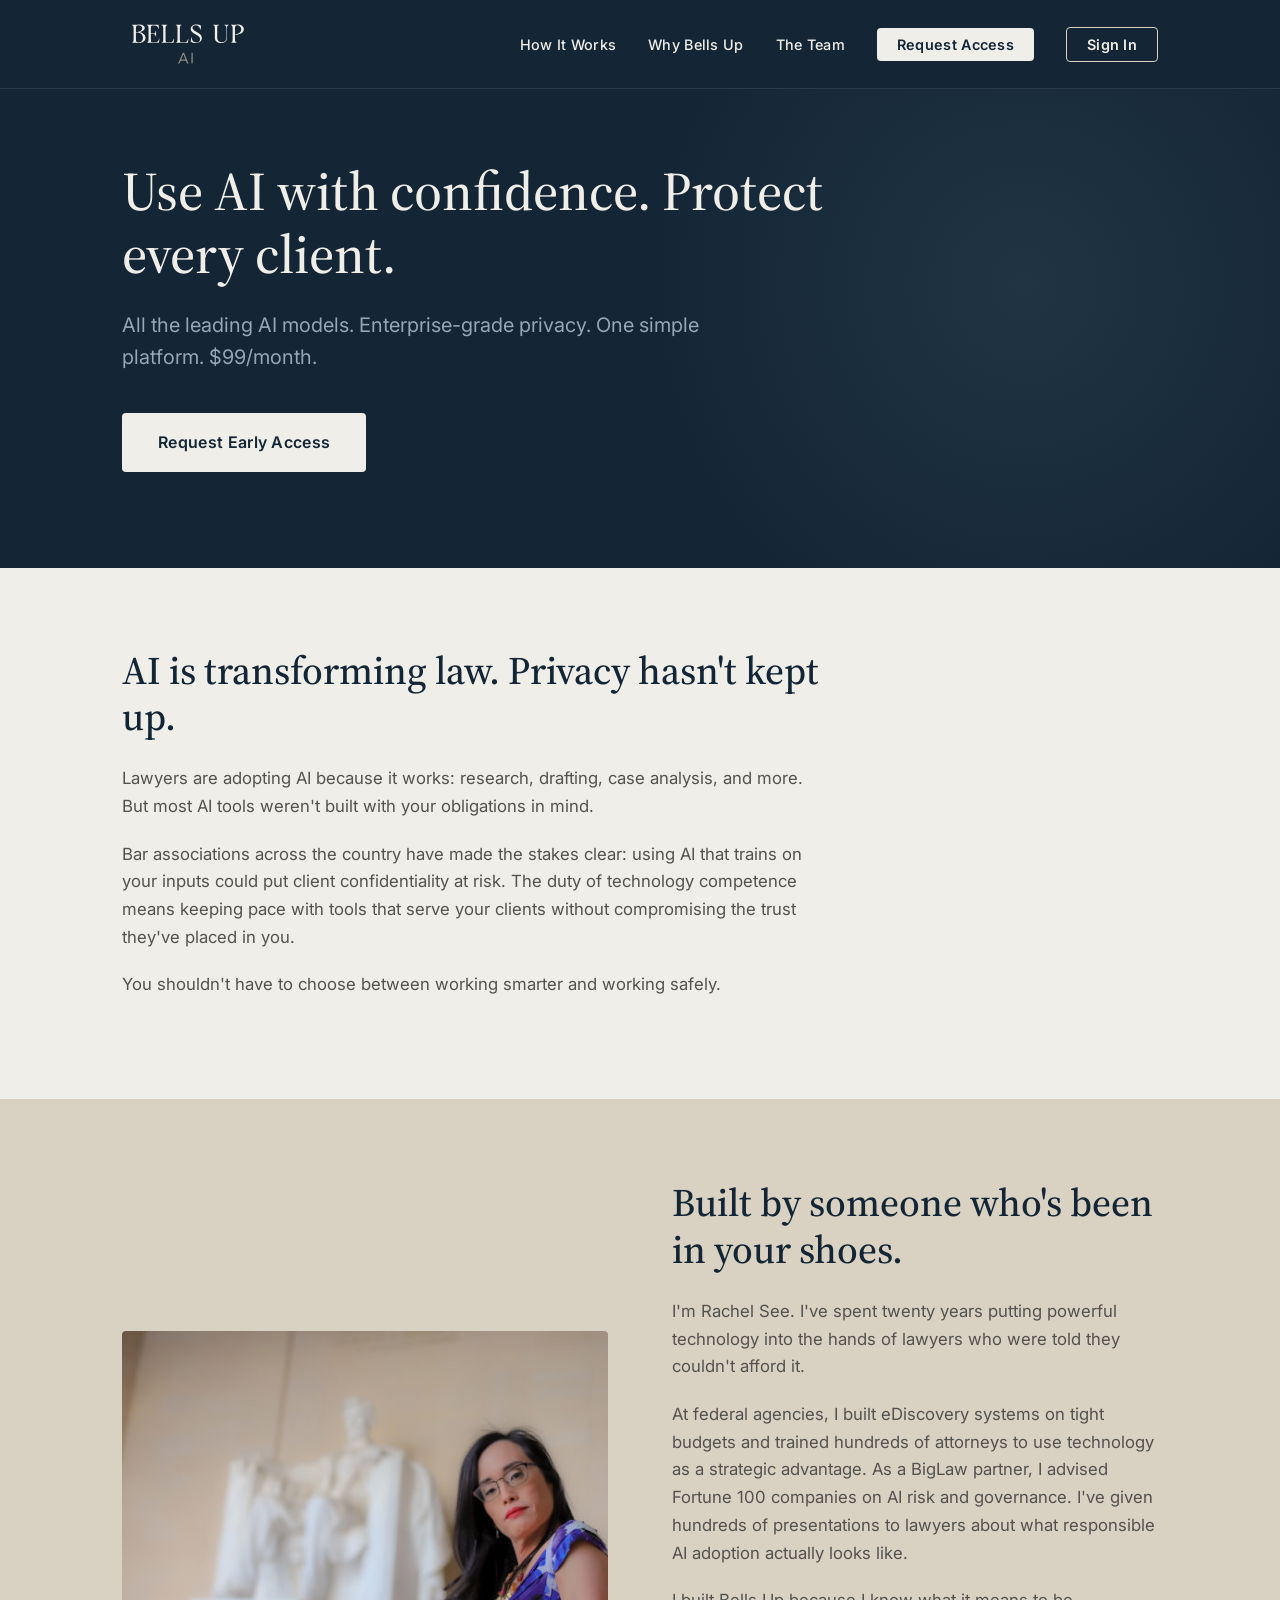
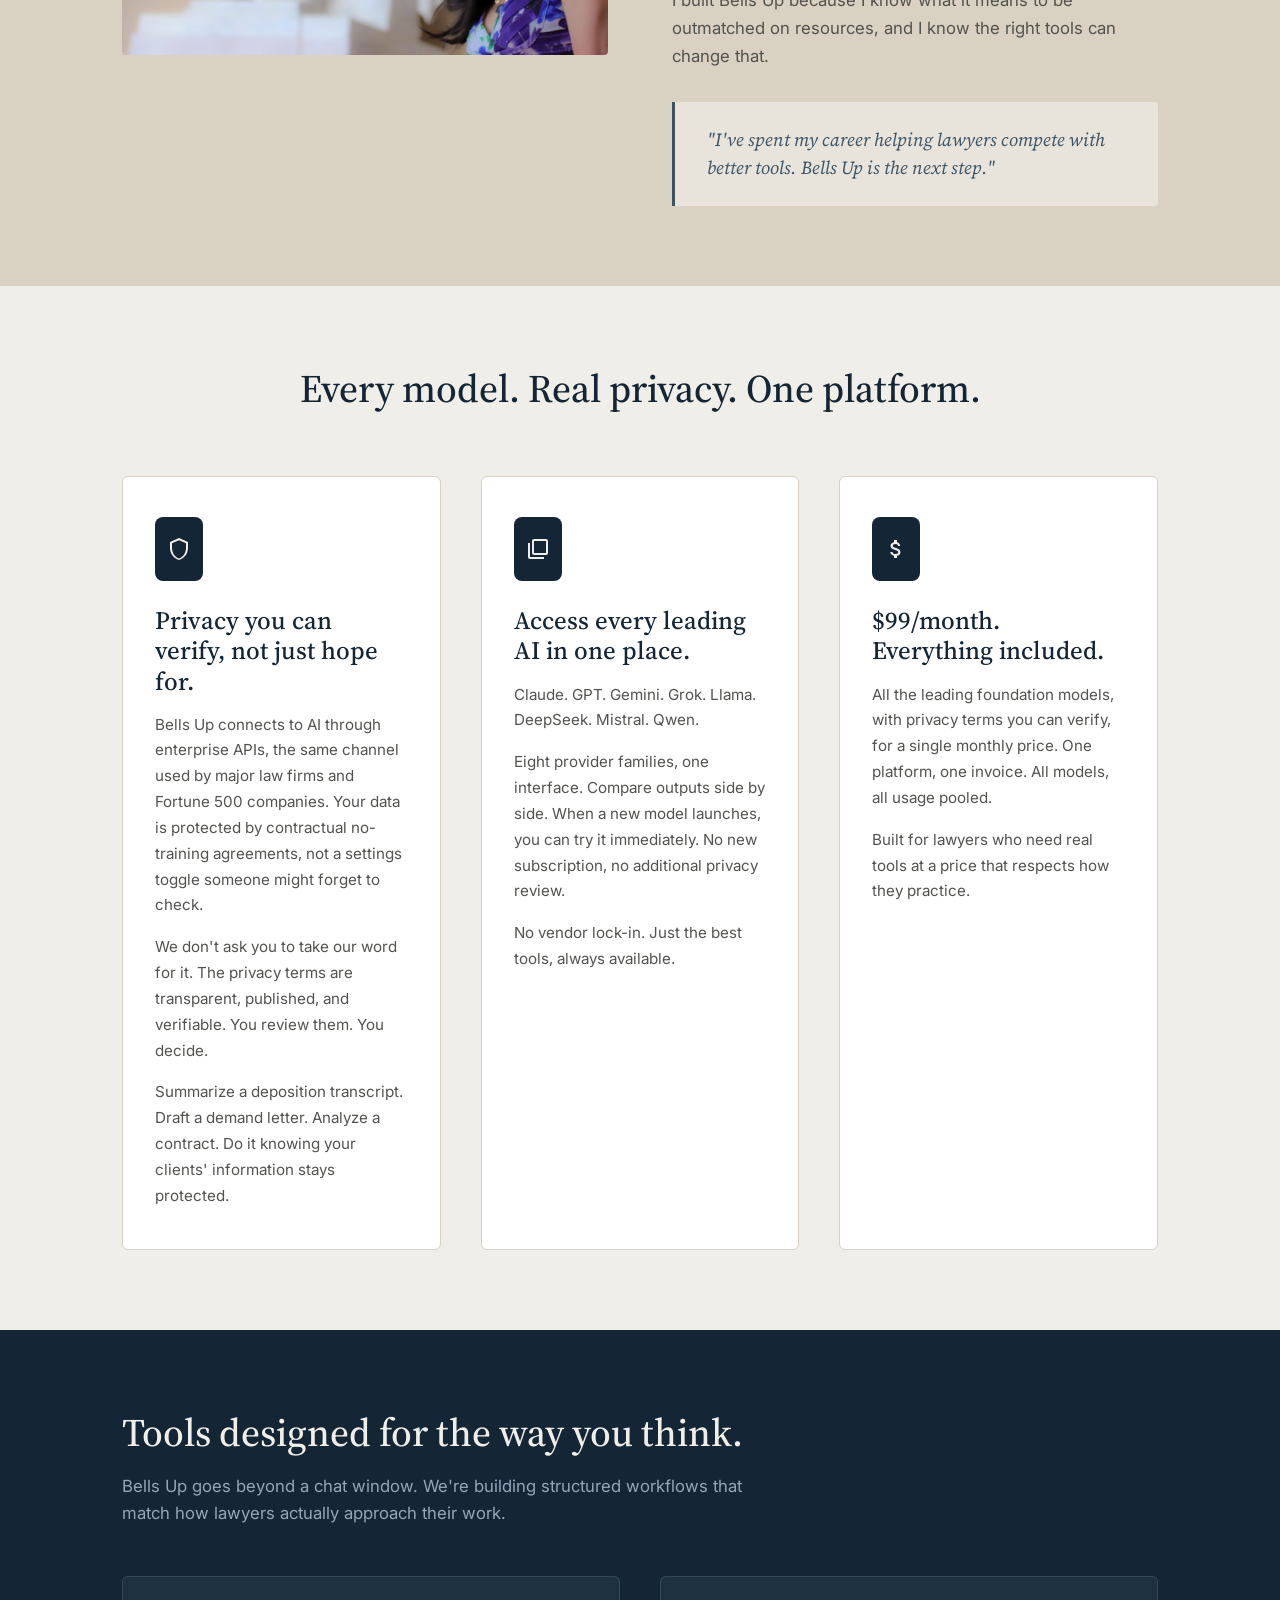
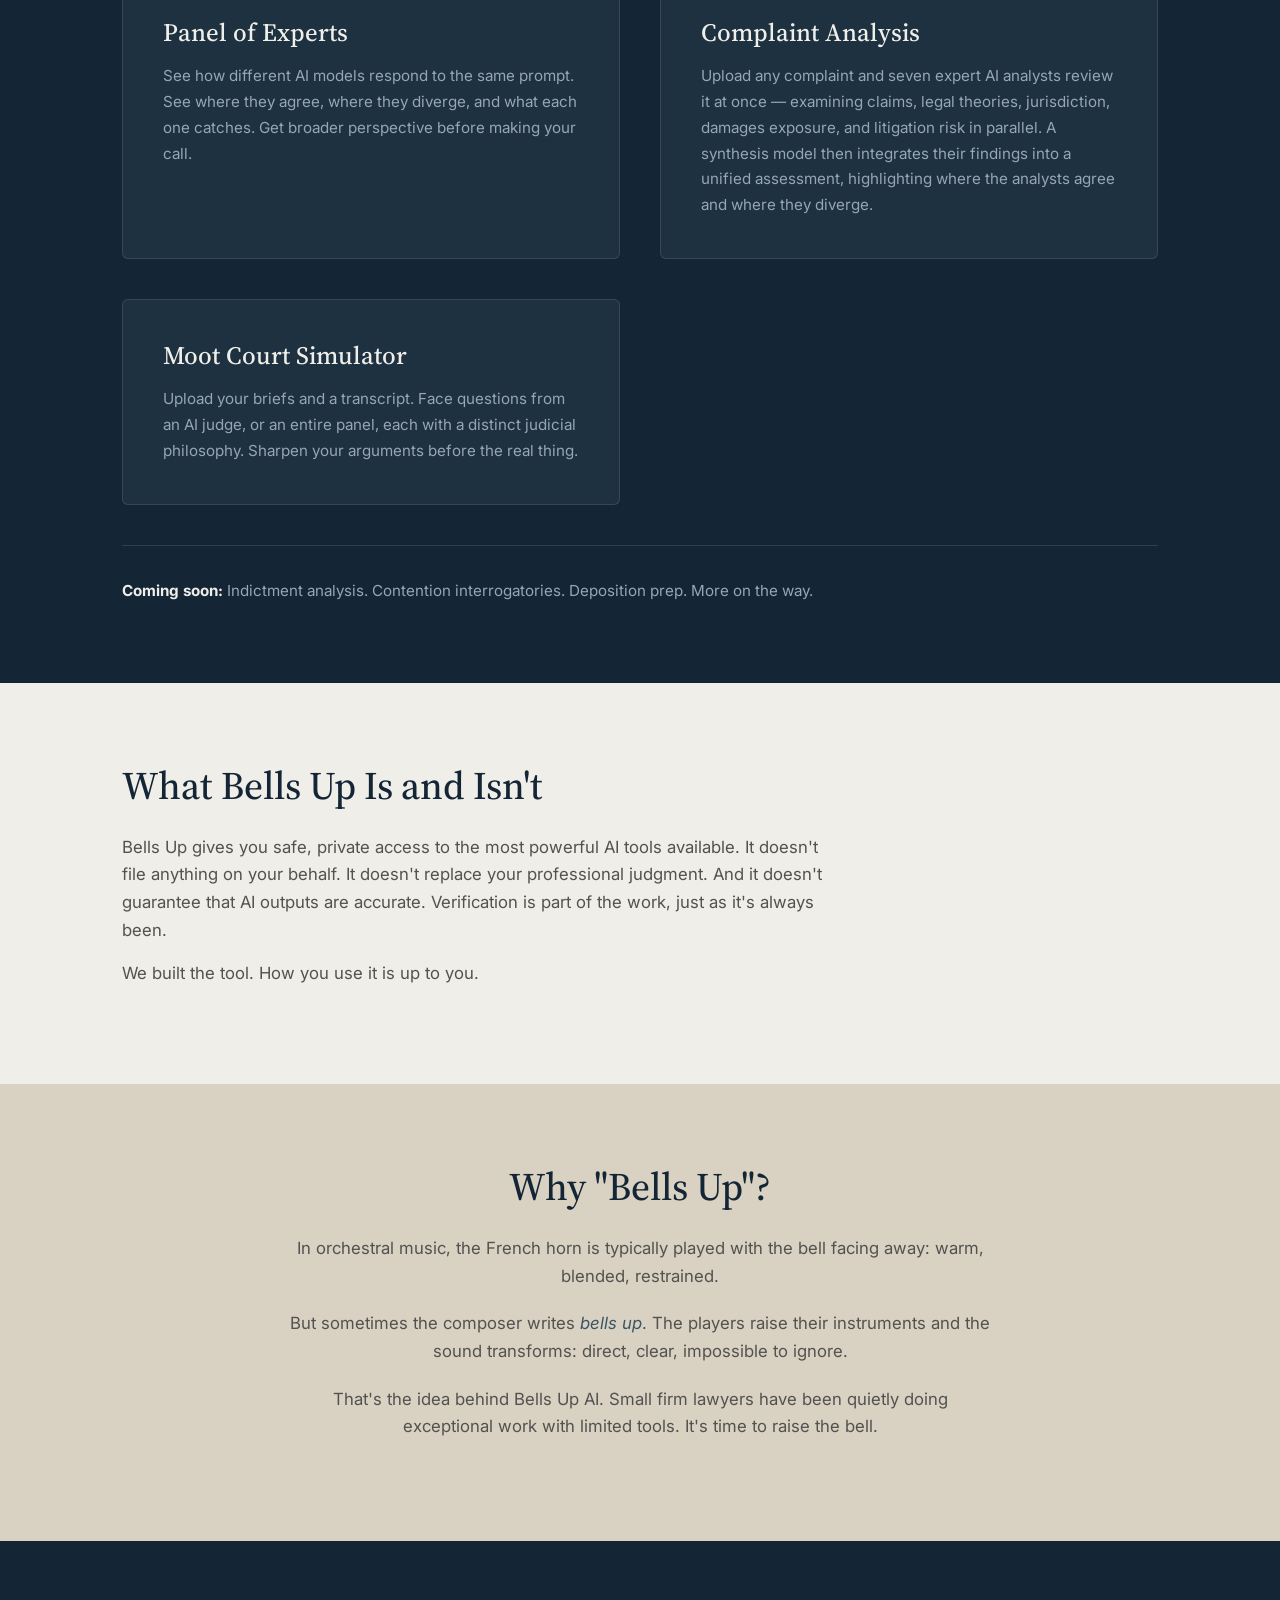
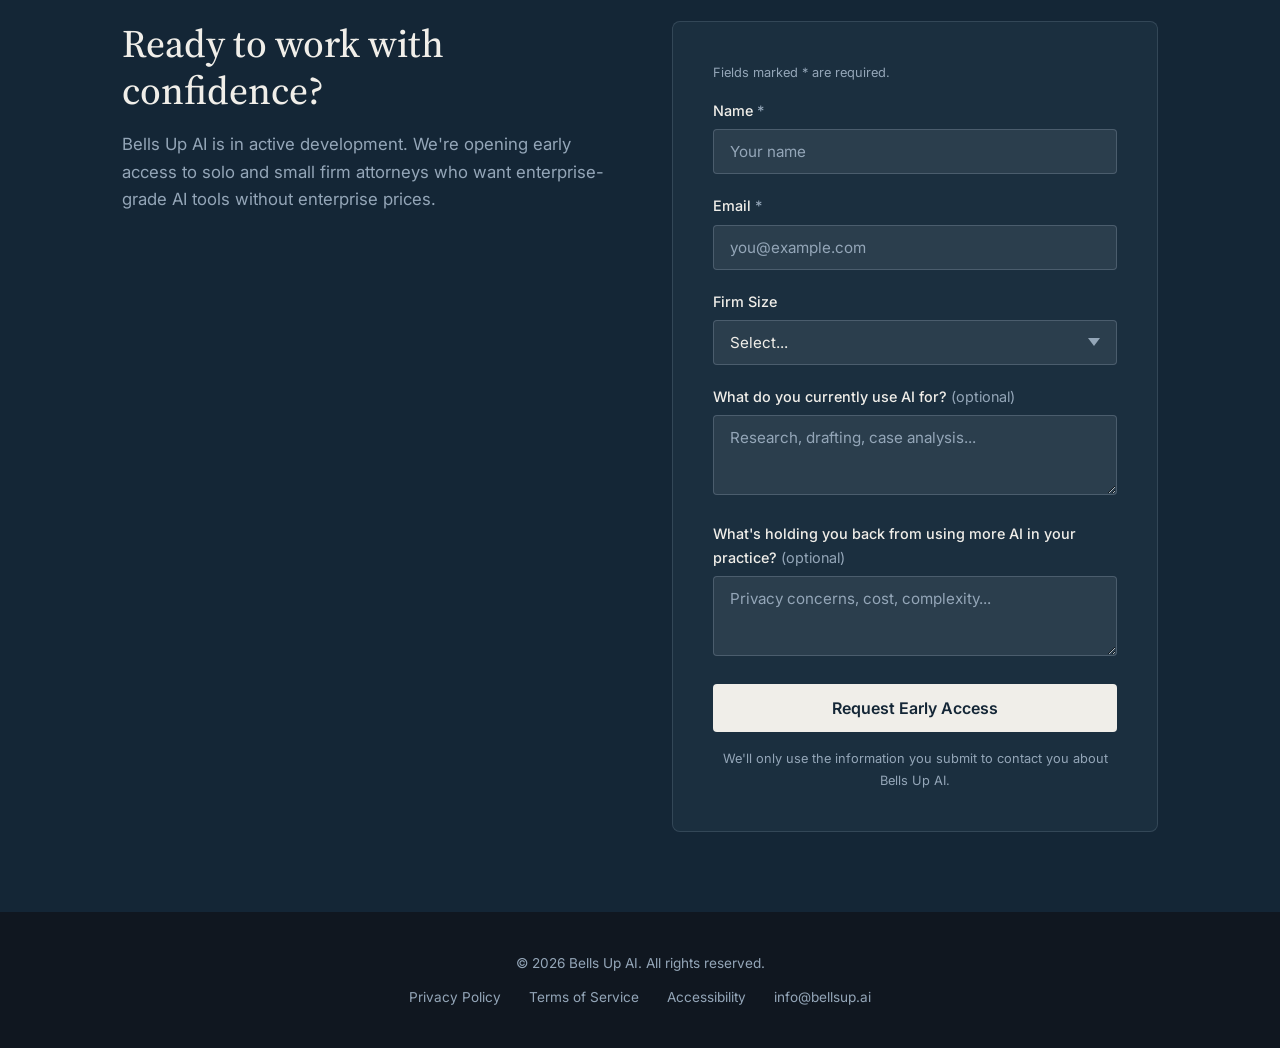
<file: default/index.html>
<!DOCTYPE html>
<html lang="en">
<head>
<meta charset="UTF-8">
<meta name="viewport" content="width=device-width, initial-scale=1.0">
<title>Bells Up AI — Enterprise AI Privacy for Solo & Small Firm Lawyers</title>
  <link rel="canonical" href="index.html">
<meta name="description" content="Access Claude, GPT, Gemini, and 5 more AI models with enterprise-grade privacy. Built for solo and small firm lawyers. $99/month, everything included.">
<link rel="preconnect" href="https://fonts.googleapis.com">
<link rel="preconnect" href="https://fonts.gstatic.com" crossorigin>
<link href="https://fonts.googleapis.com/css2?family=Inter:wght@400;500;600&family=Source+Serif+4:opsz,wght@8..60,400;8..60,500;8..60,600&display=swap" rel="stylesheet">
<style>
/* ============================================
   Brand Palette
   ============================================ */
:root {
  --brand-navy:       #142636;
  --brand-slate:      #3B5466;
  --brand-dust:       #94A6B8;
  --brand-tan:        #D9D1C2;
  --brand-cloud:      #F0EEE9;
  --brand-graphite:   #52524F;
  --brand-dark-brown: #292624;
  --brand-charcoal:   #101720;
  --brand-ai-gray:    #918D84;

  --font-heading: 'Source Serif 4', Georgia, 'Times New Roman', serif;
  --font-body: 'Inter', -apple-system, BlinkMacSystemFont, sans-serif;
}

/* ============================================
   Reset & Base
   ============================================ */
*, *::before, *::after {
  box-sizing: border-box;
  margin: 0;
  padding: 0;
}

html {
  font-size: 16px;
  scroll-behavior: smooth;
}

body {
  font-family: var(--font-body);
  font-weight: 400;
  color: var(--brand-dark-brown);
  background: var(--brand-cloud);
  line-height: 1.65;
  -webkit-font-smoothing: antialiased;
}

h1, h2, h3, h4, h5, h6 {
  font-family: var(--font-heading);
  font-weight: 500;
  line-height: 1.2;
  color: var(--brand-navy);
}

h1 { font-size: 3.052rem; }
h2 { font-size: 2.441rem; }
h3 { font-size: 1.563rem; }

@media (max-width: 768px) {
  h1 { font-size: 2.2rem; }
  h2 { font-size: 1.8rem; }
  h3 { font-size: 1.35rem; }
}

a {
  color: var(--brand-slate);
  text-decoration: none;
}

a:hover {
  color: var(--brand-navy);
}

img {
  max-width: 100%;
  height: auto;
}

/* ============================================
   Layout
   ============================================ */
.container {
  max-width: 1100px;
  margin: 0 auto;
  padding: 0 2rem;
}

.section {
  padding: 5rem 0;
}

.section--navy {
  background: var(--brand-navy);
  color: var(--brand-cloud);
}

.section--navy h2,
.section--navy h3 {
  color: var(--brand-cloud);
}

.section--tan {
  background: var(--brand-tan);
}

.section--charcoal {
  background: var(--brand-charcoal);
  color: var(--brand-cloud);
}

.section--charcoal h2,
.section--charcoal h3 {
  color: var(--brand-cloud);
}

/* ============================================
   Navigation
   ============================================ */
.nav {
  position: fixed;
  top: 0;
  left: 0;
  right: 0;
  z-index: 100;
  background: var(--brand-navy);
  border-bottom: 1px solid rgba(240, 238, 233, 0.1);
}

.nav__inner {
  display: flex;
  align-items: center;
  justify-content: space-between;
  max-width: 1100px;
  margin: 0 auto;
  padding: 1rem 2rem;
}

.nav__logo {
  display: flex;
  align-items: center;
}

.nav__logo svg {
  height: 64px;
  width: auto;
  display: block;
}

.nav__links {
  display: flex;
  gap: 2rem;
  list-style: none;
}

.nav__links a {
  color: var(--brand-cloud);
  font-size: 0.9rem;
  font-weight: 500;
  letter-spacing: 0.02em;
  transition: color 0.2s;
}

.nav__links a:hover {
  color: var(--brand-tan);
}

.nav__cta {
  background: var(--brand-cloud);
  color: var(--brand-navy) !important;
  padding: 0.5rem 1.25rem;
  border-radius: 4px;
  font-weight: 600 !important;
  transition: background 0.2s, transform 0.1s;
}

.nav__cta:hover {
  background: var(--brand-tan) !important;
  color: var(--brand-navy) !important;
  transform: translateY(-1px);
}

.nav__toggle {
  display: none;
  background: none;
  border: none;
  cursor: pointer;
  padding: 0.5rem;
}

.nav__toggle span {
  display: block;
  width: 24px;
  height: 2px;
  background: var(--brand-cloud);
  margin: 5px 0;
  transition: 0.3s;
}

@media (max-width: 768px) {
  .nav__toggle { display: block; }
  .nav__links {
    display: none;
    position: absolute;
    top: 100%;
    left: 0;
    right: 0;
    flex-direction: column;
    background: var(--brand-navy);
    padding: 1rem 2rem 2rem;
    gap: 1rem;
    border-bottom: 1px solid rgba(240,238,233,0.1);
  }
  .nav__links.active { display: flex; }
}

/* ============================================
   Hero
   ============================================ */
.hero {
  position: relative;
  background: var(--brand-navy);
  color: var(--brand-cloud);
  padding: 10rem 0 6rem;
  overflow: hidden;
}

.hero::before {
  content: '';
  position: absolute;
  top: -20%;
  right: -10%;
  width: 60%;
  height: 140%;
  background: radial-gradient(ellipse at center, rgba(59, 84, 102, 0.3) 0%, transparent 70%);
  pointer-events: none;
}

.hero__content {
  position: relative;
  max-width: 750px;
}

.hero h1 {
  color: var(--brand-cloud);
  margin-bottom: 1.5rem;
  font-size: 3.4rem;
  line-height: 1.15;
}

.hero__sub {
  font-size: 1.25rem;
  color: var(--brand-dust);
  margin-bottom: 2.5rem;
  line-height: 1.6;
  max-width: 600px;
}

.btn {
  display: inline-block;
  padding: 1rem 2.25rem;
  border-radius: 4px;
  font-family: var(--font-body);
  font-weight: 600;
  font-size: 1rem;
  letter-spacing: 0.02em;
  cursor: pointer;
  border: none;
  transition: background 0.2s, transform 0.1s, box-shadow 0.2s;
}

.btn:hover {
  transform: translateY(-1px);
  box-shadow: 0 4px 12px rgba(0,0,0,0.15);
}

.btn--primary {
  background: var(--brand-cloud);
  color: var(--brand-navy);
}

.btn--primary:hover {
  background: var(--brand-tan);
  color: var(--brand-navy);
}

.btn--outline {
  background: transparent;
  color: var(--brand-cloud);
  border: 2px solid var(--brand-cloud);
}

.btn--outline:hover {
  background: var(--brand-cloud);
  color: var(--brand-navy);
}

@media (max-width: 768px) {
  .hero {
    padding: 8rem 0 4rem;
  }
  .hero h1 {
    font-size: 2.4rem;
  }
  .hero__sub {
    font-size: 1.1rem;
  }
}

/* ============================================
   Problem Section
   ============================================ */
.problem {
  background: var(--brand-cloud);
}

.problem__content {
  max-width: 700px;
}

.problem__content h2 {
  margin-bottom: 1.5rem;
}

.problem__content p {
  color: var(--brand-graphite);
  font-size: 1.05rem;
  margin-bottom: 1.25rem;
}

/* ============================================
   Founder Section
   ============================================ */
.founder {
  background: var(--brand-tan);
}

.founder__grid {
  display: grid;
  grid-template-columns: 1fr 1fr;
  gap: 4rem;
  align-items: center;
}

.founder__photo {
  aspect-ratio: 3/2;
  background: var(--brand-dust);
  border-radius: 4px;
  display: flex;
  align-items: center;
  justify-content: center;
  color: var(--brand-slate);
  font-size: 0.9rem;
  font-style: italic;
  overflow: hidden;
}

.founder__photo img {
  width: 100%;
  height: 100%;
  object-fit: cover;
}

.founder__text h2 {
  margin-bottom: 1.5rem;
}

.founder__text p {
  color: var(--brand-graphite);
  font-size: 1.05rem;
  margin-bottom: 1.25rem;
}

.founder__quote {
  margin-top: 2rem;
  padding: 1.5rem 2rem;
  background: rgba(255,255,255,0.4);
  border-left: 3px solid var(--brand-slate);
  border-radius: 0 4px 4px 0;
  font-family: var(--font-heading);
  font-size: 1.15rem;
  font-style: italic;
  color: var(--brand-slate);
  line-height: 1.5;
}

@media (max-width: 768px) {
  .founder__grid {
    grid-template-columns: 1fr;
    gap: 2rem;
  }
  .founder__photo {
    max-height: 300px;
  }
}

/* ============================================
   Solution Section (Three Pillars)
   ============================================ */
.solution__headline {
  text-align: center;
  margin-bottom: 4rem;
}

.pillars {
  display: grid;
  grid-template-columns: repeat(3, 1fr);
  gap: 2.5rem;
}

.pillar {
  background: white;
  border-radius: 6px;
  padding: 2.5rem 2rem;
  border: 1px solid var(--brand-tan);
  transition: transform 0.2s, box-shadow 0.2s;
}

.pillar:hover {
  transform: translateY(-3px);
  box-shadow: 0 8px 24px rgba(20, 38, 54, 0.08);
}

.pillar__icon {
  width: 48px;
  height: 64px;
  background: var(--brand-navy);
  border-radius: 8px;
  display: flex;
  align-items: center;
  justify-content: center;
  margin-bottom: 1.5rem;
}

.pillar__icon svg {
  width: 24px;
  height: 24px;
  fill: var(--brand-cloud);
}

.pillar h3 {
  margin-bottom: 1rem;
}

.pillar p {
  color: var(--brand-graphite);
  font-size: 0.95rem;
  line-height: 1.7;
}

@media (max-width: 768px) {
  .pillars {
    grid-template-columns: 1fr;
    gap: 1.5rem;
  }
}

/* ============================================
   Tools Section
   ============================================ */
.tools {
  background: var(--brand-navy);
  color: var(--brand-cloud);
}

.tools__intro {
  max-width: 650px;
  margin-bottom: 3rem;
}

.tools__intro h2 {
  color: var(--brand-cloud);
  margin-bottom: 1rem;
}

.tools__intro p {
  color: var(--brand-dust);
  font-size: 1.05rem;
}

.tools__grid {
  display: grid;
  grid-template-columns: 1fr 1fr;
  gap: 2.5rem;
}

.tool-card {
  background: rgba(59, 84, 102, 0.25);
  border: 1px solid rgba(148, 166, 184, 0.2);
  border-radius: 6px;
  padding: 2.5rem;
  transition: background 0.2s;
}

.tool-card:hover {
  background: rgba(59, 84, 102, 0.35);
}

.tool-card h3 {
  color: var(--brand-cloud);
  margin-bottom: 1rem;
  font-size: 1.563rem;
}

.tool-card p {
  color: var(--brand-dust);
  font-size: 0.95rem;
  line-height: 1.7;
}

.tools__coming-soon {
  margin-top: 2.5rem;
  padding-top: 2rem;
  border-top: 1px solid rgba(148, 166, 184, 0.2);
  color: var(--brand-dust);
  font-size: 0.95rem;
}

.tools__coming-soon strong {
  color: var(--brand-cloud);
}

@media (max-width: 768px) {
  .tools__grid {
    grid-template-columns: 1fr;
  }
}

/* ============================================
   Responsible Use
   ============================================ */
.responsible {
  background: var(--brand-cloud);
}

.responsible__content {
  max-width: 700px;
}

.responsible__content h2 {
  margin-bottom: 1.5rem;
}

.responsible__content p {
  color: var(--brand-graphite);
  font-size: 1.05rem;
  margin-bottom: 1rem;
}

/* ============================================
   Brand Origin
   ============================================ */
.origin {
  background: var(--brand-tan);
}

.origin__content {
  max-width: 700px;
  margin: 0 auto;
  text-align: center;
}

.origin__content h2 {
  margin-bottom: 1.5rem;
}

.origin__content p {
  color: var(--brand-graphite);
  font-size: 1.05rem;
  margin-bottom: 1.25rem;
}

.origin__content em {
  font-style: italic;
  color: var(--brand-slate);
}

/* ============================================
   CTA / Early Access Form
   ============================================ */
.cta {
  background: var(--brand-navy);
  color: var(--brand-cloud);
}

.cta__grid {
  display: grid;
  grid-template-columns: 1fr 1fr;
  gap: 4rem;
  align-items: start;
}

.cta__text h2 {
  color: var(--brand-cloud);
  margin-bottom: 1rem;
}

.cta__text p {
  color: var(--brand-dust);
  font-size: 1.05rem;
  margin-bottom: 2rem;
}

.form {
  background: rgba(59, 84, 102, 0.2);
  border: 1px solid rgba(148, 166, 184, 0.2);
  border-radius: 8px;
  padding: 2.5rem;
}

.form__group {
  margin-bottom: 1.25rem;
}

.form__group label {
  display: block;
  font-size: 0.9rem;
  font-weight: 500;
  color: var(--brand-cloud);
  margin-bottom: 0.4rem;
}

.form__group label .required {
  color: var(--brand-dust);
}

.form__group input,
.form__group select,
.form__group textarea {
  width: 100%;
  padding: 0.75rem 1rem;
  background: rgba(240, 238, 233, 0.08);
  border: 1px solid rgba(148, 166, 184, 0.3);
  border-radius: 4px;
  color: var(--brand-cloud);
  font-family: var(--font-body);
  font-size: 0.95rem;
  transition: border-color 0.2s;
}

.form__group input:focus,
.form__group select:focus,
.form__group textarea:focus {
  outline: 2px solid #94A6B8;
  outline-offset: 2px;
  border-color: #94A6B8;
  background: rgba(240, 238, 233, 0.12);
}

.form__group select {
  appearance: none;
  background-image: url("data:image/svg+xml,%3Csvg xmlns='http://www.w3.org/2000/svg' width='12' height='8' viewBox='0 0 12 8'%3E%3Cpath fill='%2394A6B8' d='M6 8L0 0h12z'/%3E%3C/svg%3E");
  background-repeat: no-repeat;
  background-position: right 1rem center;
  padding-right: 2.5rem;
}

.form__group select option {
  background: var(--brand-navy);
  color: var(--brand-cloud);
}

.form__group textarea {
  resize: vertical;
  min-height: 80px;
}

.form__group input::placeholder,
.form__group select::placeholder,
.form__group textarea::placeholder {
  color: #94A6B8;
  opacity: 1;
}
.form__submit {
  width: 100%;
  padding: 0.9rem;
  background: var(--brand-cloud);
  color: var(--brand-navy);
  border: none;
  border-radius: 4px;
  font-family: var(--font-body);
  font-weight: 600;
  font-size: 1rem;
  cursor: pointer;
  transition: background 0.2s, transform 0.1s;
}

.form__submit:hover {
  background: var(--brand-tan);
  transform: translateY(-1px);
}

.form__disclaimer {
  margin-top: 1rem;
  font-size: 0.8rem;
  color: var(--brand-dust);
  text-align: center;
}

@media (max-width: 768px) {
  .cta__grid {
    grid-template-columns: 1fr;
    gap: 2.5rem;
  }
}

/* ============================================
   Footer
   ============================================ */
.footer {
  background: var(--brand-charcoal);
  color: var(--brand-dust);
  padding: 2.5rem 0;
  text-align: center;
  font-size: 0.85rem;
}

.footer__links {
  margin-top: 0.75rem;
}

.footer__links a {
  color: var(--brand-dust);
  margin: 0 0.75rem;
  transition: color 0.2s;
}

.footer__links a:hover {
  color: var(--brand-cloud);
}

/* ============================================
   Decorative
   ============================================ */
.divider {
  height: 1px;
  background: var(--brand-tan);
  border: none;
  margin: 0;
}

    .skip-link {
      position: absolute;
      left: -9999px;
      top: auto;
      width: 1px;
      height: 1px;
      overflow: hidden;
      z-index: 9999;
      padding: 0.75rem 1.5rem;
      background: var(--brand-navy, #142636);
      color: var(--brand-cloud, #F0EEE9);
      font-size: 0.9rem;
      font-weight: 600;
      text-decoration: none;
      border-radius: 0 0 4px 4px;
    }
    .skip-link:focus {
      position: fixed;
      left: 1rem;
      top: 0;
      width: auto;
      height: auto;
      overflow: visible;
    }


    @media (prefers-reduced-motion: reduce) {
      *, *::before, *::after {
        animation-duration: 0.01ms !important;
        transition-duration: 0.01ms !important;
      }
    }

.nav__signin {
  background: transparent;
  color: var(--brand-cloud) !important;
  padding: 0.5rem 1.25rem;
  border-radius: 4px;
  font-weight: 600 !important;
  border: 1.5px solid var(--brand-tan);
  transition: background 0.2s, color 0.2s, transform 0.1s;
}
.nav__signin:hover {
  background: var(--brand-tan) !important;
  color: var(--brand-navy) !important;
  transform: translateY(-1px);
}
</style>
  <meta property="og:type" content="website">
  <meta property="og:title" content="Bells Up AI — Enterprise AI Privacy for Solo & Small Firm Lawyers">
  <meta property="og:description" content="Access Claude, GPT, Gemini, and 5 more AI models with enterprise-grade privacy. Built for solo and small firm lawyers. $99/month, everything included.">
  <meta property="og:url" content="https://bellsup.ai/">
  <meta property="og:site_name" content="Bells Up AI">
  <meta property="og:image" content="https://bellsup.ai/favicon.png">
  <meta name="twitter:card" content="summary">
  <meta name="twitter:title" content="Bells Up AI — Enterprise AI Privacy for Solo & Small Firm Lawyers">
  <meta name="twitter:description" content="Access Claude, GPT, Gemini, and 5 more AI models with enterprise-grade privacy. Built for solo and small firm lawyers. $99/month, everything included.">
  <link rel="icon" type="image/x-icon" href="favicon.ico">
  <link rel="icon" type="image/png" sizes="32x32" href="favicon.png">
  <link rel="apple-touch-icon" href="favicon.png">
  <script type="application/ld+json">
{
  "@context": "https://schema.org",
  "@type": "Organization",
  "name": "Bells Up AI",
  "url": "https://bellsup.ai",
  "logo": "https://bellsup.ai/favicon.png",
  "description": "Enterprise-grade AI privacy protection for solo and small firm attorneys. All the leading AI models, one platform, one price.",
  "email": "info@bellsup.ai",
  "foundingDate": "2025",
  "founder": {
    "@type": "Person",
    "name": "Rachel See",
    "jobTitle": "Founder & CEO"
  },
  "sameAs": []
}
  </script>
</head>
<body>
<a class="skip-link" href="index.html#main-content">Skip to main content</a>

<!-- Navigation -->
<nav class="nav" aria-label="Main navigation">
  <div class="nav__inner">
    <a href="index.html" class="nav__logo" aria-label="Bells Up AI home">
      <svg aria-hidden="true" focusable="false" viewBox="0 0 1440 612" xmlns="http://www.w3.org/2000/svg" style="height:56px;width:auto">
        <g fill="#F0EEE9">
          <path d="M195.68,176.22c32.49-7.62,53.19-23.86,53.19-43.99,0-22.57-26.02-38.24-64.11-38.24-15.96,0-26.88,2.73-38.38,2.73h-36.22c-.86,0-1.44,1.15-1.44,2.3,0,1.01.43,2.01,1.44,2.01,12.51,0,16.67,10.64,16.67,40.11v107.95c0,29.47-4.17,40.25-16.67,40.25-1.01,0-1.44,1.01-1.44,2.01s.57,2.16,1.44,2.16h36.22c12.36,0,24.15,2.73,38.96,2.73,41.97,0,72.02-23,72.02-57.21,0-30.91-24.29-55.2-61.67-62.82ZM152.12,141.14c0-31.19,4.46-40.97,25.44-40.97,25.87,0,43.27,13.51,43.27,33.49,0,25.01-27.17,41.54-68.71,41.83v-34.36ZM178,290.21c-20.7,0-25.87-9.92-25.87-41.11v-67.99c8.19,0,16.24-.57,23.72-1.44,33.49,5.17,53.47,28.17,53.47,58.79s-21.27,51.75-51.32,51.75Z"/>
          <path d="M406.91,249.38c-.86,0-1.58.29-1.87,1.15-7.47,26.74-21.56,37.37-44.99,37.37h-28.03c-13.08,0-16.67-8.77-16.67-38.81v-51.17h25.87c17.39,0,27.17,10.21,27.17,28.17,0,1.29,1.15,2.01,2.16,2.01,1.15,0,2.16-.72,2.16-2.01v-61.81c0-1.44-1.01-2.16-2.16-2.16-1.01,0-2.16.72-2.16,2.16,0,17.97-9.77,28.03-27.17,28.03h-25.87v-51.17c0-30.04,3.59-38.67,16.67-38.67h24.29c23.57,0,35.65,10.35,43.27,37.37.14.72.86,1.01,1.72,1.01,1.15,0,2.44-.57,2.44-1.72v-.14l-4.02-42.26h-126.35c-.86,0-1.44,1.15-1.44,2.3,0,1.01.43,2.01,1.44,2.01,12.51,0,16.67,10.64,16.67,40.11v107.95c0,29.47-4.17,40.25-16.67,40.25-1.01,0-1.44,1.01-1.44,2.01s.57,2.16,1.44,2.16h130.09l5.75-42.12v-.29c0-1.01-1.15-1.72-2.3-1.72Z"/>
          <path d="M567.39,249.38c-.72,0-1.44.29-1.72,1.15-7.47,26.74-21.56,37.37-44.99,37.37h-28.03c-13.22,0-16.82-8.77-16.82-38.81v-107.95c0-29.47,4.17-40.11,16.82-40.11.86,0,1.29-1.01,1.29-2.01,0-1.15-.43-2.3-1.29-2.3h-58.79c-.86,0-1.44,1.15-1.44,2.3,0,1.01.43,2.01,1.44,2.01,12.65,0,16.82,10.64,16.82,40.11v107.95c0,29.47-4.17,40.25-16.82,40.25-1.01,0-1.44,1.01-1.44,2.01s.57,2.16,1.44,2.16h130.09l5.89-42.12v-.14c0-1.15-1.29-1.87-2.44-1.87Z"/>
          <path d="M726.15,251.4v-.14c0-1.15-1.29-1.87-2.44-1.87-.72,0-1.44.29-1.72,1.15-7.47,26.74-21.56,37.37-44.99,37.37h-28.03c-13.22,0-16.82-8.77-16.82-38.81v-107.95c0-29.47,4.17-40.11,16.82-40.11.86,0,1.29-1.01,1.29-2.01,0-1.15-.43-2.3-1.29-2.3h-58.79c-.86,0-1.44,1.15-1.44,2.3,0,1.01.43,2.01,1.44,2.01,12.65,0,16.82,10.64,16.82,40.11v107.95c0,29.47-4.17,40.25-16.82,40.25-1.01,0-1.44,1.01-1.44,2.01s.57,2.16,1.44,2.16h130.09l5.89-42.12Z"/>
          <path d="M770.2,128.64c0-16.67,14.52-28.17,35.22-28.17,28.32,0,48.73,21.13,48.73,48.3,0,1.29,1.15,2.01,2.3,2.01.86,0,1.72-.57,1.87-1.72l6.47-39.39c-13.22-10.06-31.91-15.67-51.32-15.67-36.51,0-62.67,20.56-62.67,48.01,0,54.34,102.49,58.79,102.49,110.97,0,22.28-18.26,37.23-41.97,37.23-29.76,0-50.17-23.14-50.17-56.92,0-1.15-1.15-2.01-2.3-2.01-.86,0-1.72.57-1.87,1.87l-5.32,44.85c13.51,11.79,32.49,18.26,53.47,18.26,38.67,0,67.99-21.56,67.99-55.63,0-63.54-102.92-68.28-102.92-111.98Z"/>
          <path d="M1163.62,96.73h-41.97c-.86,0-1.29,1.15-1.29,2.3,0,1.01.43,2.01,1.29,2.01,13.94,0,19.69,12.07,19.69,42.98v98.61c0,25.01-22.14,44.99-50.45,44.99s-50.31-19.69-50.31-44.99v-101.48c0-29.47,4.17-40.11,16.67-40.11,1.01,0,1.44-1.01,1.44-2.01,0-1.15-.57-2.3-1.44-2.3h-58.65c-.86,0-1.44,1.15-1.44,2.3,0,1.01.43,2.01,1.44,2.01,12.51,0,16.67,10.64,16.67,40.11v101.48c0,30.19,29.76,53.62,67.56,53.62s64.11-22.71,64.11-53.62v-101.48c0-29.47,4.17-40.11,16.67-40.11,1.01,0,1.44-1.01,1.44-2.01,0-1.15-.57-2.3-1.44-2.3Z"/>
          <path d="M1238.86,199.07v5.61c53.47,0,92.43-26.16,92.43-60.66,0-29.47-28.03-50.02-66.12-50.02-13.94,0-24.87,2.73-36.37,2.73h-36.37c-.86,0-1.29,1.15-1.29,2.3,0,1.01.29,2.01,1.29,2.01,12.65,0,16.82,10.64,16.82,40.11v107.95c0,29.47-4.17,40.25-16.82,40.25-1.01,0-1.29.86-1.29,1.87,0,1.15.43,2.3,1.29,2.3h61.67c.86,0,1.29-1.15,1.29-2.16s-.43-2.01-1.29-2.01c-14.09,0-19.69-12.07-19.69-42.98v-105.22c0-31.19,4.46-40.97,23.86-40.97,26.59,0,44.99,18.54,44.99,45.42,0,31.77-25.73,53.47-64.4,53.47Z"/>
        </g>
        <g fill="#918D84">
          <path d="M664.72,401.5l-51.34,116.51h15.63l12.01-28.63h58.25l11.85,28.63h16.13l-49.53-116.51h-13ZM646.46,476.54l24.19-57.27h.33l23.04,57.27h-47.56Z"/>
          <rect x="759.18" y="401.5" width="13.82" height="116.51"/>
        </g>
      </svg>
    </a>
    <button class="nav__toggle" aria-label="Toggle navigation" aria-expanded="false" aria-controls="nav-menu">
      <span></span><span></span><span></span>
    </button>
    <ul class="nav__links" id="nav-menu" role="list">
      <li><a href="index.html#how-it-works">How It Works</a></li>
      <li><a href="index.html#why-bells-up">Why Bells Up</a></li>
      <li><a href="team.html">The Team</a></li>
      <li><a href="index.html#request-access" class="nav__cta">Request Access</a></li>
      <li><a href="https://app.bellsup.ai/login.html" class="nav__signin">Sign In</a></li>
    </ul>
  </div>
</nav>

<main id="main-content">

<!-- Hero -->
<section class="hero" aria-labelledby="hero-heading">
  <div class="container">
    <div class="hero__content">
      <h1 id="hero-heading">Use AI with confidence. Protect every client.</h1>
      <p class="hero__sub">All the leading AI models. Enterprise-grade privacy. One simple platform. $99/month.</p>
      <a href="index.html#request-access" class="btn btn--primary">Request Early Access</a>
    </div>
  </div>
</section>

<!-- Section 1: The Problem -->
<section class="section problem" id="how-it-works" aria-labelledby="how-it-works-heading">
  <div class="container">
    <div class="problem__content">
      <h2 id="how-it-works-heading">AI is transforming law. Privacy hasn't kept up.</h2>
      <p>Lawyers are adopting AI because it works: research, drafting, case analysis, and more. But most AI tools weren't built with your obligations in mind.</p>
      <p>Bar associations across the country have made the stakes clear: using AI that trains on your inputs could put client confidentiality at risk. The duty of technology competence means keeping pace with tools that serve your clients without compromising the trust they've placed in you.</p>
      <p>You shouldn't have to choose between working smarter and working safely.</p>
    </div>
  </div>
</section>

<hr class="divider">

<!-- Section 2: Founder Story -->
<section class="section founder" id="why-bells-up" aria-labelledby="why-bells-up-heading">
  <div class="container">
    <div class="founder__grid">
      <div class="founder__photo">
        <!-- Replace src with actual photo path -->
        <img src="rachel_image.jpg" alt="Rachel See, founder of Bells Up AI" data-fallback="Rachel See photo" loading="lazy">
      </div>
      <div class="founder__text">
        <h2 id="why-bells-up-heading">Built by someone who's been in your shoes.</h2>
        <p>I'm Rachel See. I've spent twenty years putting powerful technology into the hands of lawyers who were told they couldn't afford it.</p>
        <p>At federal agencies, I built eDiscovery systems on tight budgets and trained hundreds of attorneys to use technology as a strategic advantage. As a BigLaw partner, I advised Fortune 100 companies on AI risk and governance. I've given hundreds of presentations to lawyers about what responsible AI adoption actually looks like.</p>
        <p>I built Bells Up because I know what it means to be outmatched on resources, and I know the right tools can change that.</p>
        <blockquote class="founder__quote">
          "I've spent my career helping lawyers compete with better tools. Bells Up is the next step."
        </blockquote>
      </div>
    </div>
  </div>
</section>

<!-- Section 3: The Solution (Three Pillars) -->
<section class="section" id="solution" aria-labelledby="solution-heading">
  <div class="container">
    <div class="solution__headline">
      <h2 id="solution-heading">Every model. Real privacy. One platform.</h2>
    </div>
    <div class="pillars">

      <div class="pillar">
        <div class="pillar__icon">
          <svg viewBox="0 0 24 24" xmlns="http://www.w3.org/2000/svg"><path d="M12 1L3 5v6c0 5.55 3.84 10.74 9 12 5.16-1.26 9-6.45 9-12V5l-9-4zm0 2.18l7 3.12v4.7c0 4.83-3.13 9.37-7 10.5-3.87-1.13-7-5.67-7-10.5V6.3l7-3.12z"/></svg>
        </div>
        <h3>Privacy you can verify, not just hope for.</h3>
        <p>Bells Up connects to AI through enterprise APIs, the same channel used by major law firms and Fortune 500 companies. Your data is protected by contractual no-training agreements, not a settings toggle someone might forget to check.</p>
        <p style="margin-top:1rem">We don't ask you to take our word for it. The privacy terms are transparent, published, and verifiable. You review them. You decide.</p>
        <p style="margin-top:1rem">Summarize a deposition transcript. Draft a demand letter. Analyze a contract. Do it knowing your clients' information stays protected.</p>
      </div>

      <div class="pillar">
        <div class="pillar__icon">
          <svg viewBox="0 0 24 24" xmlns="http://www.w3.org/2000/svg"><path d="M4 6H2v14c0 1.1.9 2 2 2h14v-2H4V6zm16-4H8c-1.1 0-2 .9-2 2v12c0 1.1.9 2 2 2h12c1.1 0 2-.9 2-2V4c0-1.1-.9-2-2-2zm0 14H8V4h12v12z"/></svg>
        </div>
        <h3>Access every leading AI in one place.</h3>
        <p>Claude. GPT. Gemini. Grok. Llama. DeepSeek. Mistral. Qwen.</p>
        <p style="margin-top:1rem">Eight provider families, one interface. Compare outputs side by side. When a new model launches, you can try it immediately. No new subscription, no additional privacy review.</p>
        <p style="margin-top:1rem">No vendor lock-in. Just the best tools, always available.</p>
      </div>

      <div class="pillar">
        <div class="pillar__icon">
          <svg viewBox="0 0 24 24" xmlns="http://www.w3.org/2000/svg"><path d="M11.8 10.9c-2.27-.59-3-1.2-3-2.15 0-1.09 1.01-1.85 2.7-1.85 1.78 0 2.44.85 2.5 2.1h2.21c-.07-1.72-1.12-3.3-3.21-3.81V3h-3v2.16c-1.94.42-3.5 1.68-3.5 3.61 0 2.31 1.91 3.46 4.7 4.13 2.5.6 3 1.48 3 2.41 0 .69-.49 1.79-2.7 1.79-2.06 0-2.87-.92-2.98-2.1h-2.2c.12 2.19 1.76 3.42 3.68 3.83V21h3v-2.15c1.95-.37 3.5-1.5 3.5-3.55 0-2.84-2.43-3.81-4.7-4.4z"/></svg>
        </div>
        <h3>$99/month. Everything included.</h3>
        <p>All the leading foundation models, with privacy terms you can verify, for a single monthly price. One platform, one invoice. All models, all usage pooled.</p>
        <p style="margin-top:1rem">Built for lawyers who need real tools at a price that respects how they practice.</p>
      </div>

    </div>
  </div>
</section>

<!-- Section 4: Tools & Workflows -->
<section class="section tools" aria-labelledby="tools-heading">
  <div class="container">
    <div class="tools__intro">
      <h2 id="tools-heading">Tools designed for the way you think.</h2>
      <p>Bells Up goes beyond a chat window. We're building structured workflows that match how lawyers actually approach their work.</p>
    </div>
    <div class="tools__grid">
      <div class="tool-card">
        <h3>Panel of Experts</h3>
        <p>See how different AI models respond to the same prompt. See where they agree, where they diverge, and what each one catches. Get broader perspective before making your call.</p>
      </div>
      <div class="tool-card">
        <h3>Complaint Analysis</h3>
        <p>Upload any complaint and seven expert AI analysts review it at once — examining claims, legal theories, jurisdiction, damages exposure, and litigation risk in parallel. A synthesis model then integrates their findings into a unified assessment, highlighting where the analysts agree and where they diverge.</p>
      </div>
      <div class="tool-card">
        <h3>Moot Court Simulator</h3>
        <p>Upload your briefs and a transcript. Face questions from an AI judge, or an entire panel, each with a distinct judicial philosophy. Sharpen your arguments before the real thing.</p>
      </div>
    </div>
    <p class="tools__coming-soon"><strong>Coming soon:</strong> Indictment analysis. Contention interrogatories. Deposition prep. More on the way.</p>
  </div>
</section>

<!-- Section 5: Responsible Use -->
<section class="section responsible" aria-labelledby="responsible-heading">
  <div class="container">
    <div class="responsible__content">
      <h2 id="responsible-heading">What Bells Up Is and Isn't</h2>
      <p>Bells Up gives you safe, private access to the most powerful AI tools available. It doesn't file anything on your behalf. It doesn't replace your professional judgment. And it doesn't guarantee that AI outputs are accurate. Verification is part of the work, just as it's always been.</p>
      <p>We built the tool. How you use it is up to you.</p>
    </div>
  </div>
</section>

<!-- Section 6: Brand Origin -->
<section class="section origin" aria-labelledby="origin-heading">
  <div class="container">
    <div class="origin__content">
      <h2 id="origin-heading">Why "Bells Up"?</h2>
      <p>In orchestral music, the French horn is typically played with the bell facing away: warm, blended, restrained.</p>
      <p>But sometimes the composer writes <em>bells up</em>. The players raise their instruments and the sound transforms: direct, clear, impossible to ignore.</p>
      <p>That's the idea behind Bells Up AI. Small firm lawyers have been quietly doing exceptional work with limited tools. It's time to raise the bell.</p>
    </div>
  </div>
</section>

<!-- Section 7: Early Access CTA -->
<section class="section cta" id="request-access" aria-labelledby="request-access-heading">
  <div class="container">
    <div class="cta__grid">
      <div class="cta__text">
        <h2 id="request-access-heading">Ready to work with confidence?</h2>
        <p>Bells Up AI is in active development. We're opening early access to solo and small firm attorneys who want enterprise-grade AI tools without enterprise prices.</p>
      </div>
      <form class="form" aria-label="Request early access" action="https://formspree.io/f/maqpqgzq" method="POST">
        <p style="font-size:0.8rem;color:var(--brand-dust);margin-bottom:1rem;">Fields marked <span aria-hidden="true">*</span> are required.</p>
        <div class="form__group">
          <label for="field-name">Name <span class="required" aria-hidden="true">*</span></label>
          <input type="text" id="field-name" name="name" required aria-required="true" autocomplete="name" placeholder="Your name">
        </div>
        <div class="form__group">
          <label for="field-email">Email <span class="required" aria-hidden="true">*</span></label>
          <input type="email" id="field-email" name="email" required aria-required="true" autocomplete="email" placeholder="you@example.com">
        </div>
        <div class="form__group">
          <label for="field-firm-size">Firm Size</label>
            <select id="field-firm-size" name="firm_size">
            <option value="">Select...</option>
            <option>Solo practitioner</option>
            <option>2-5 attorneys</option>
            <option>6-10 attorneys</option>
            <option>Other</option>
          </select>
        </div>
        <div class="form__group">
          <label for="field-ai-use">What do you currently use AI for? <span style="font-weight:400;color:var(--brand-dust)">(optional)</span></label>
            <textarea id="field-ai-use" name="ai_use" placeholder="Research, drafting, case analysis..."></textarea>
        </div>
        <div class="form__group">
          <label for="field-barriers">What's holding you back from using more AI in your practice? <span style="font-weight:400;color:var(--brand-dust)">(optional)</span></label>
            <textarea id="field-barriers" name="barriers" placeholder="Privacy concerns, cost, complexity..."></textarea>
        </div>
        <label for="gotcha-field" style="display:none">Do not fill this out</label><input type="text" id="gotcha-field" name="_gotcha" style="display:none" tabindex="-1" autocomplete="off" aria-hidden="true">
        <button type="submit" class="form__submit">Request Early Access</button>
        <p class="form__disclaimer">We'll only use the information you submit to contact you about Bells Up AI.</p>
      </form>
    </div>
  </div>
</section>

<!-- Footer -->
</main>

<footer class="footer">
  <div class="container">
    <p>&copy; 2026 Bells Up AI. All rights reserved.</p>
    <div class="footer__links">
      <a href="legal/website-privacy-notice.html">Privacy Policy</a>
      <a href="legal/website-terms-of-use.html">Terms of Service</a>
      <a href="accessibility.html">Accessibility</a>
      <a href="mailto:info@bellsup.ai">info@bellsup.ai</a>
    </div>
  </div>
</footer>

<script src="site.js"></script>
</body>
</html>
</file>
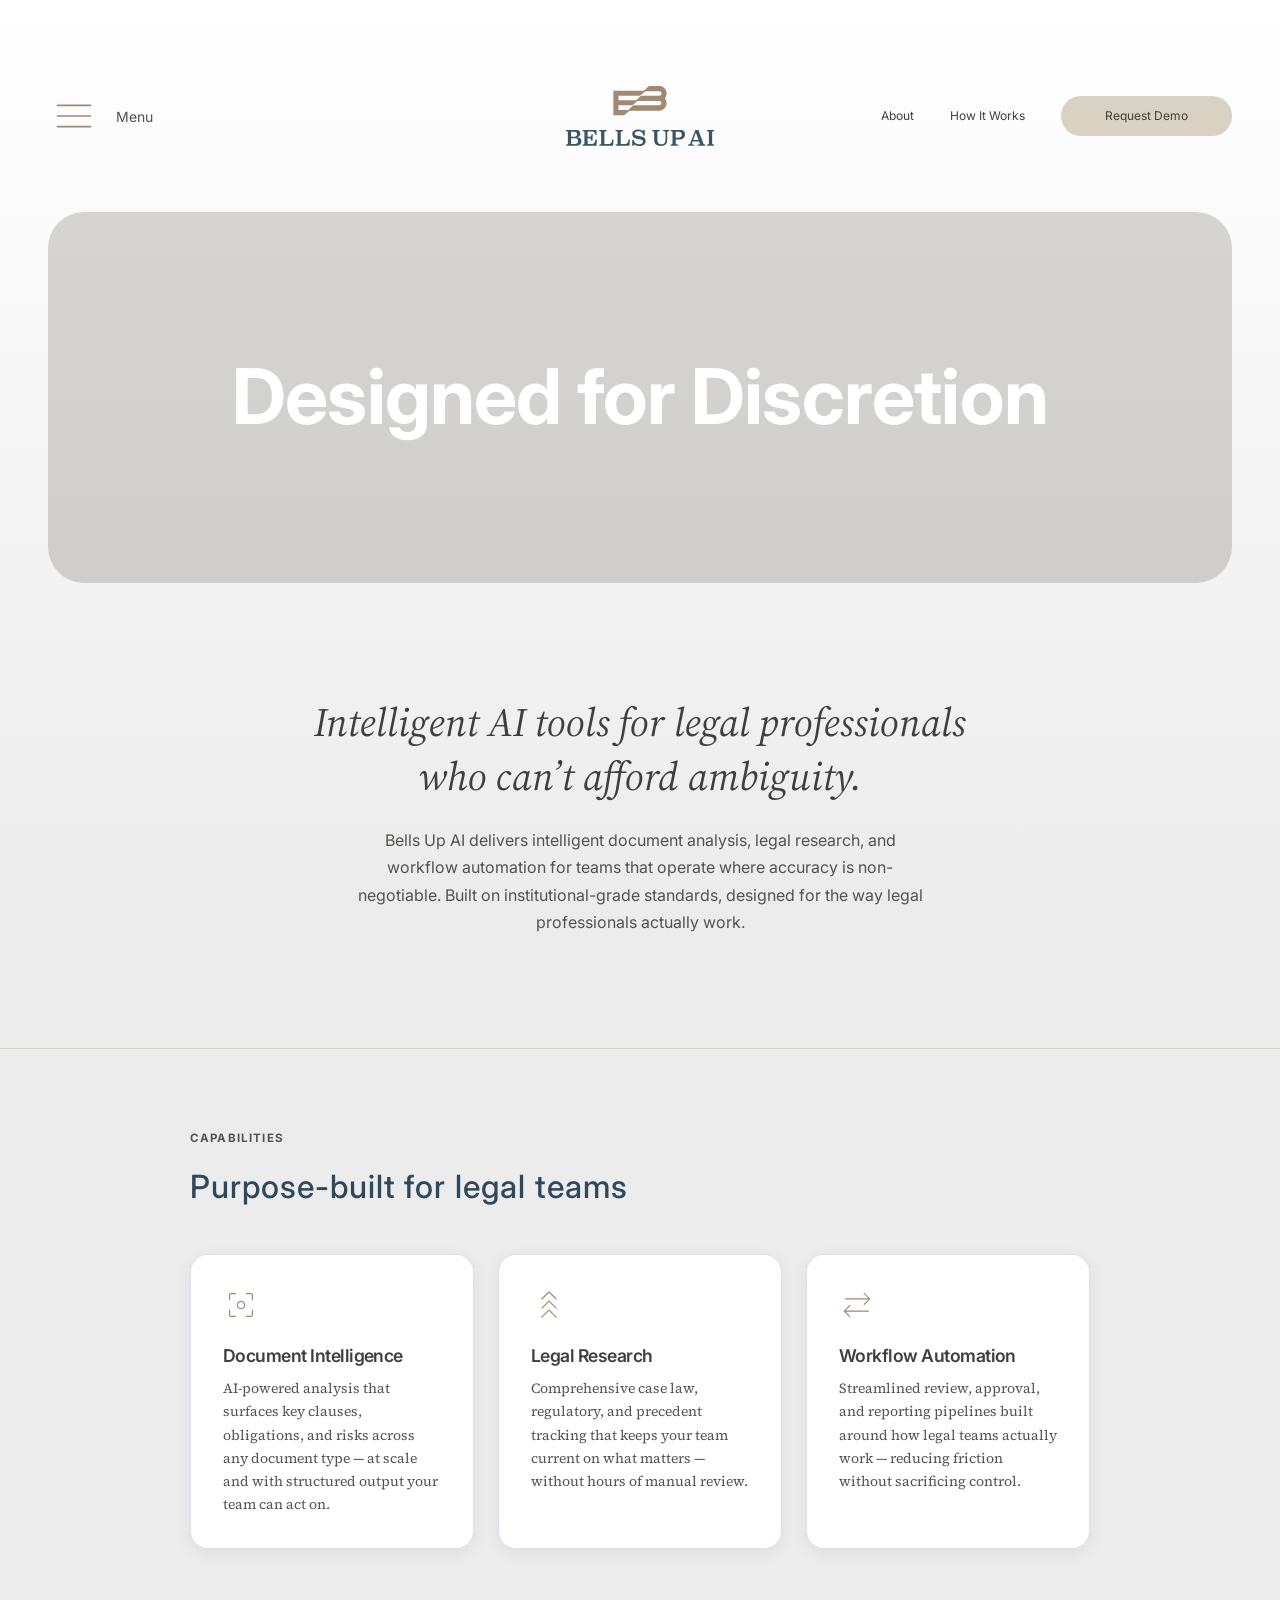
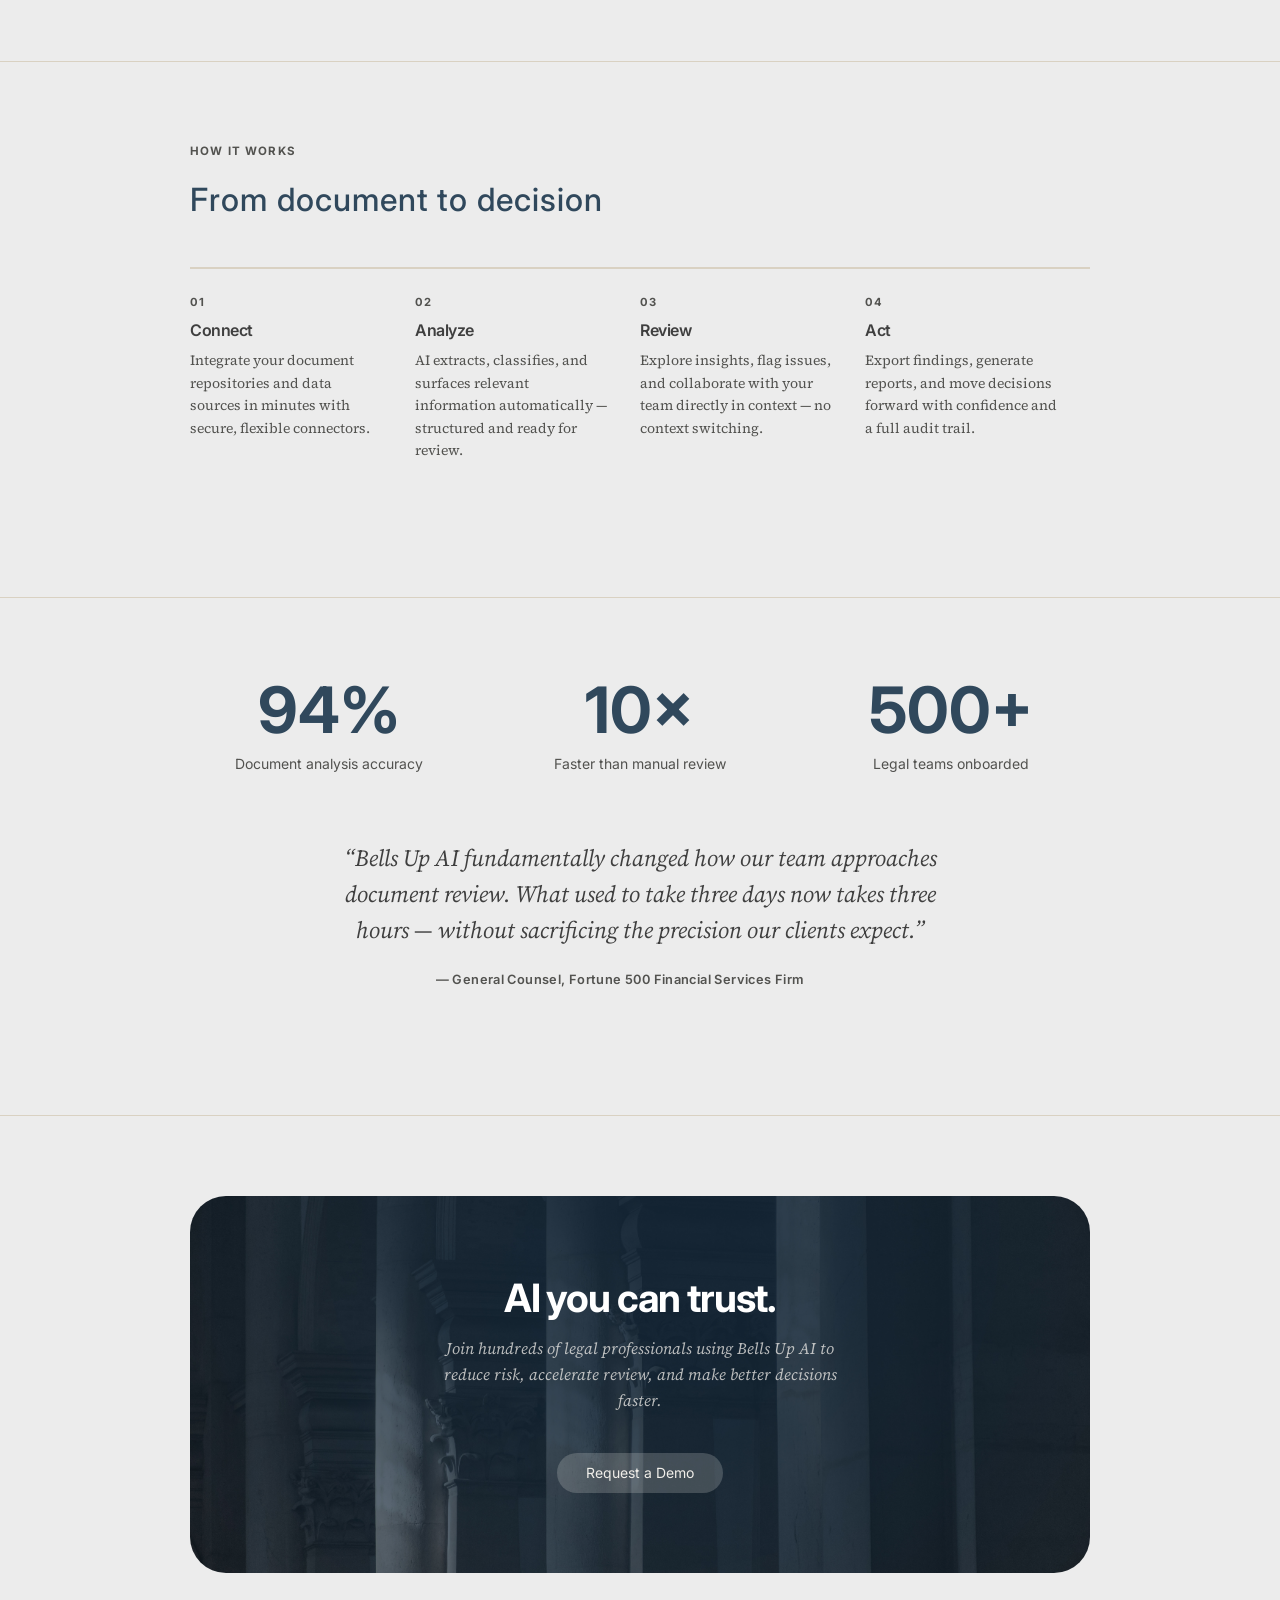
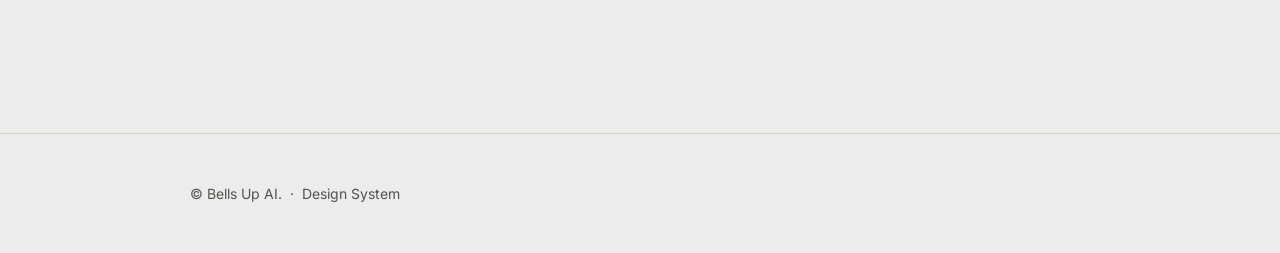
<file: home.html>
<!doctype html>
<html lang="en">
  <head>
    <meta charset="UTF-8" />
    <meta name="viewport" content="width=device-width, initial-scale=1.0" />
    <title>Bells Up AI</title>
    <meta name="description" content="Bells Up AI delivers intelligent document analysis and legal research tools built for professionals who demand precision." />
    <meta name="author" content="Bells Up AI" />

    <!-- Favicon -->
    <link rel="icon" href="logos/svg/BellsUpAI_Symbol_Color_RGB.svg" type="image/svg+xml" />
    <link rel="alternate icon" href="logos/png/BellsUpAI_Symbol_Color_RGB.png" />
    <link rel="apple-touch-icon" href="logos/png/BellsUpAI_Symbol_Color_RGB.png" />

    <!-- Theme color -->
    <meta name="theme-color" content="#142636" />

    <!-- Open Graph -->
    <meta property="og:type" content="website" />
    <meta property="og:title" content="Bells Up AI" />
    <meta property="og:description" content="Intelligent document analysis and legal research tools built for professionals who demand precision." />
    <meta property="og:image" content="logos/png/BellsUpAI_Symbol_Color_RGB.png" />

    <!-- Twitter / X Card -->
    <meta name="twitter:card" content="summary" />
    <meta name="twitter:title" content="Bells Up AI" />
    <meta name="twitter:description" content="Intelligent document analysis and legal research tools built for professionals who demand precision." />
    <meta name="twitter:image" content="logos/png/BellsUpAI_Symbol_Color_RGB.png" />

    <link rel="stylesheet" href="css/design-system.css" />
  </head>
  <body>

    <!-- =====================================================
       TOP NAVIGATION
       ===================================================== -->

    <header class="site-header" id="top">
      <nav class="nav-shell" aria-label="Main navigation">

        <button
          class="menu-button"
          id="menuButton"
          type="button"
          aria-label="Open menu"
          aria-controls="menuPanel"
          aria-expanded="false"
        >
          <img class="menu-icon" src="images/menu_400dp_A18972_FILL0_wght200_GRAD0_opsz48 (1).svg" alt="" aria-hidden="true" width="52" height="52" />
          <span class="menu-label">Menu</span>
        </button>

        <a class="site-logo" href="home.html" aria-label="Bells Up AI home">
          <img
            src="logos/svg/BellsUpAI_Logo_Color_RGB.svg"
            alt="Bells Up AI"
            class="logo-image"
          />
        </a>

        <div class="nav-links">
          <a href="#">About</a>
          <a href="#workflow">How It Works</a>
          <a href="#contact" class="login-button">Request Demo</a>
        </div>

      </nav>

      <!-- Menu panel -->
      <aside class="menu-panel" id="menuPanel" aria-label="Section navigation">
        <button
          class="menu-close"
          id="menuClose"
          type="button"
          aria-label="Close menu"
        >
          &times;
        </button>

        <div class="menu-links">

          <div class="menu-group">
            <a class="menu-link" href="#">About</a>
            <div class="menu-sub-links">
              <a class="menu-sub-link" href="#">Our Story</a>
              <a class="menu-sub-link" href="#">Team</a>
            </div>
          </div>

          <div class="menu-group">
            <a class="menu-link" href="#workflow">How It Works</a>
            <div class="menu-sub-links">
              <a class="menu-sub-link" href="#features-heading">Capabilities</a>
              <a class="menu-sub-link" href="#workflow">Workflow</a>
            </div>
          </div>

          <div class="menu-group">
            <a class="menu-link" href="#">Resources</a>
            <div class="menu-sub-links">
              <a class="menu-sub-link" href="#">Documentation</a>
              <a class="menu-sub-link" href="#">Blog</a>
            </div>
          </div>

          <div class="menu-group">
            <a class="menu-link" href="#contact">Contact</a>
            <div class="menu-sub-links">
              <a class="menu-sub-link" href="#contact">Request Demo</a>
              <a class="menu-sub-link" href="#contact">Get in Touch</a>
            </div>
          </div>

        </div>
      </aside>

      <div class="menu-backdrop" id="menuBackdrop"></div>

      <!-- =====================================================
         HERO — Section 1: Headline + CTA
         ===================================================== -->

      <section class="hero" aria-labelledby="hero-heading">
        <video class="hero-video" autoplay muted loop playsinline>
          <source src="video/31599-387688486.mp4" type="video/mp4" />
        </video>

        <div class="hero-overlay"></div>

        <div class="hero-content">
          <div class="hero-inner">
            <h1 id="hero-heading">Designed for Discretion</h1>
          </div>
        </div>
      </section>

    </header>

    <main>

      <!-- =====================================================
         SECTION 2: Positioning Statement
         ===================================================== -->

      <section class="page-section" aria-labelledby="positioning-heading">
        <div class="container">
          <div class="positioning-block">
            <p class="positioning-quote" id="positioning-heading">Intelligent AI tools for legal professionals who can&rsquo;t afford ambiguity.</p>
            <p class="positioning-body">Bells Up AI delivers intelligent document analysis, legal research, and workflow automation for teams that operate where accuracy is non-negotiable. Built on institutional-grade standards, designed for the way legal professionals actually work.</p>
          </div>
        </div>
      </section>

      <!-- =====================================================
         SECTION 3: Feature Overview — 3-column cards
         ===================================================== -->

      <section class="page-section" aria-labelledby="features-heading">
        <div class="container">
          <p class="section-eyebrow">Capabilities</p>
          <h2 class="section-heading" id="features-heading">Purpose-built for legal teams</h2>

          <div class="feature-grid">

            <div class="card">
              <div class="card-body">
                <img class="feature-icon" src="images/center_focus_weak_400dp_A18972_FILL0_wght200_GRAD0_opsz48.svg" alt="" aria-hidden="true" />
                <h3 class="card-title">Document Intelligence</h3>
                <p class="card-text">AI-powered analysis that surfaces key clauses, obligations, and risks across any document type — at scale and with structured output your team can act on.</p>
              </div>
            </div>

            <div class="card">
              <div class="card-body">
                <img class="feature-icon" src="images/stat_3_400dp_A18972_FILL0_wght200_GRAD0_opsz48.svg" alt="" aria-hidden="true" />
                <h3 class="card-title">Legal Research</h3>
                <p class="card-text">Comprehensive case law, regulatory, and precedent tracking that keeps your team current on what matters — without hours of manual review.</p>
              </div>
            </div>

            <div class="card">
              <div class="card-body">
                <img class="feature-icon" src="images/sync_alt_400dp_A18972_FILL0_wght200_GRAD0_opsz48.svg" alt="" aria-hidden="true" />
                <h3 class="card-title">Workflow Automation</h3>
                <p class="card-text">Streamlined review, approval, and reporting pipelines built around how legal teams actually work — reducing friction without sacrificing control.</p>
              </div>
            </div>

          </div>
        </div>
      </section>

      <!-- =====================================================
         SECTION 4: Workflow / How It Works
         ===================================================== -->

      <section class="page-section" id="workflow" aria-labelledby="workflow-heading">
        <div class="container">
          <p class="section-eyebrow">How It Works</p>
          <h2 class="section-heading" id="workflow-heading">From document to decision</h2>

          <div class="workflow-grid">

            <div class="workflow-step">
              <span class="workflow-step-num">01</span>
              <h3 class="workflow-step-title">Connect</h3>
              <p class="workflow-step-text">Integrate your document repositories and data sources in minutes with secure, flexible connectors.</p>
            </div>

            <div class="workflow-step">
              <span class="workflow-step-num">02</span>
              <h3 class="workflow-step-title">Analyze</h3>
              <p class="workflow-step-text">AI extracts, classifies, and surfaces relevant information automatically — structured and ready for review.</p>
            </div>

            <div class="workflow-step">
              <span class="workflow-step-num">03</span>
              <h3 class="workflow-step-title">Review</h3>
              <p class="workflow-step-text">Explore insights, flag issues, and collaborate with your team directly in context — no context switching.</p>
            </div>

            <div class="workflow-step">
              <span class="workflow-step-num">04</span>
              <h3 class="workflow-step-title">Act</h3>
              <p class="workflow-step-text">Export findings, generate reports, and move decisions forward with confidence and a full audit trail.</p>
            </div>

          </div>
        </div>
      </section>

      <!-- =====================================================
         SECTION 5: Trust Signals / Proof Points
         ===================================================== -->

      <section class="page-section" aria-labelledby="trust-heading">
        <div class="container">
          <div class="stats-grid" aria-label="Key metrics">
            <div>
              <span class="stat-number">94%</span>
              <span class="stat-label">Document analysis accuracy</span>
            </div>
            <div>
              <span class="stat-number">10×</span>
              <span class="stat-label">Faster than manual review</span>
            </div>
            <div>
              <span class="stat-number">500+</span>
              <span class="stat-label">Legal teams onboarded</span>
            </div>
          </div>

          <div class="testimonial-block">
            <p class="testimonial-quote">&ldquo;Bells Up AI fundamentally changed how our team approaches document review. What used to take three days now takes three hours &mdash; without sacrificing the precision our clients expect.&rdquo;</p>
            <p class="testimonial-attribution">— General Counsel, Fortune 500 Financial Services Firm</p>
          </div>

        </div>
      </section>

      <!-- =====================================================
         SECTION 6: CTA
         ===================================================== -->

      <section class="page-section" id="contact" aria-labelledby="cta-heading">
        <div class="container">
          <div class="cta-band" style="background-image: url('images/dark-columns.jpg'); background-size: cover; background-position: center;">
            <h2 id="cta-heading">AI you can trust.</h2>
            <p>Join hundreds of legal professionals using Bells Up AI to reduce risk, accelerate review, and make better decisions faster.</p>
            <a href="#" class="btn btn-cloud">Request a Demo</a>
          </div>
        </div>
      </section>

    </main>

    <!-- =====================================================
       FOOTER
       ===================================================== -->

    <footer class="site-footer">
      <div class="container">
        <p>&copy; Bells Up AI. &nbsp;&middot;&nbsp; <a href="index.html" style="color: var(--color-text-light); text-decoration: none;">Design System</a></p>
      </div>
    </footer>

    <script src="js/script.js"></script>
  </body>
</html>
</file>
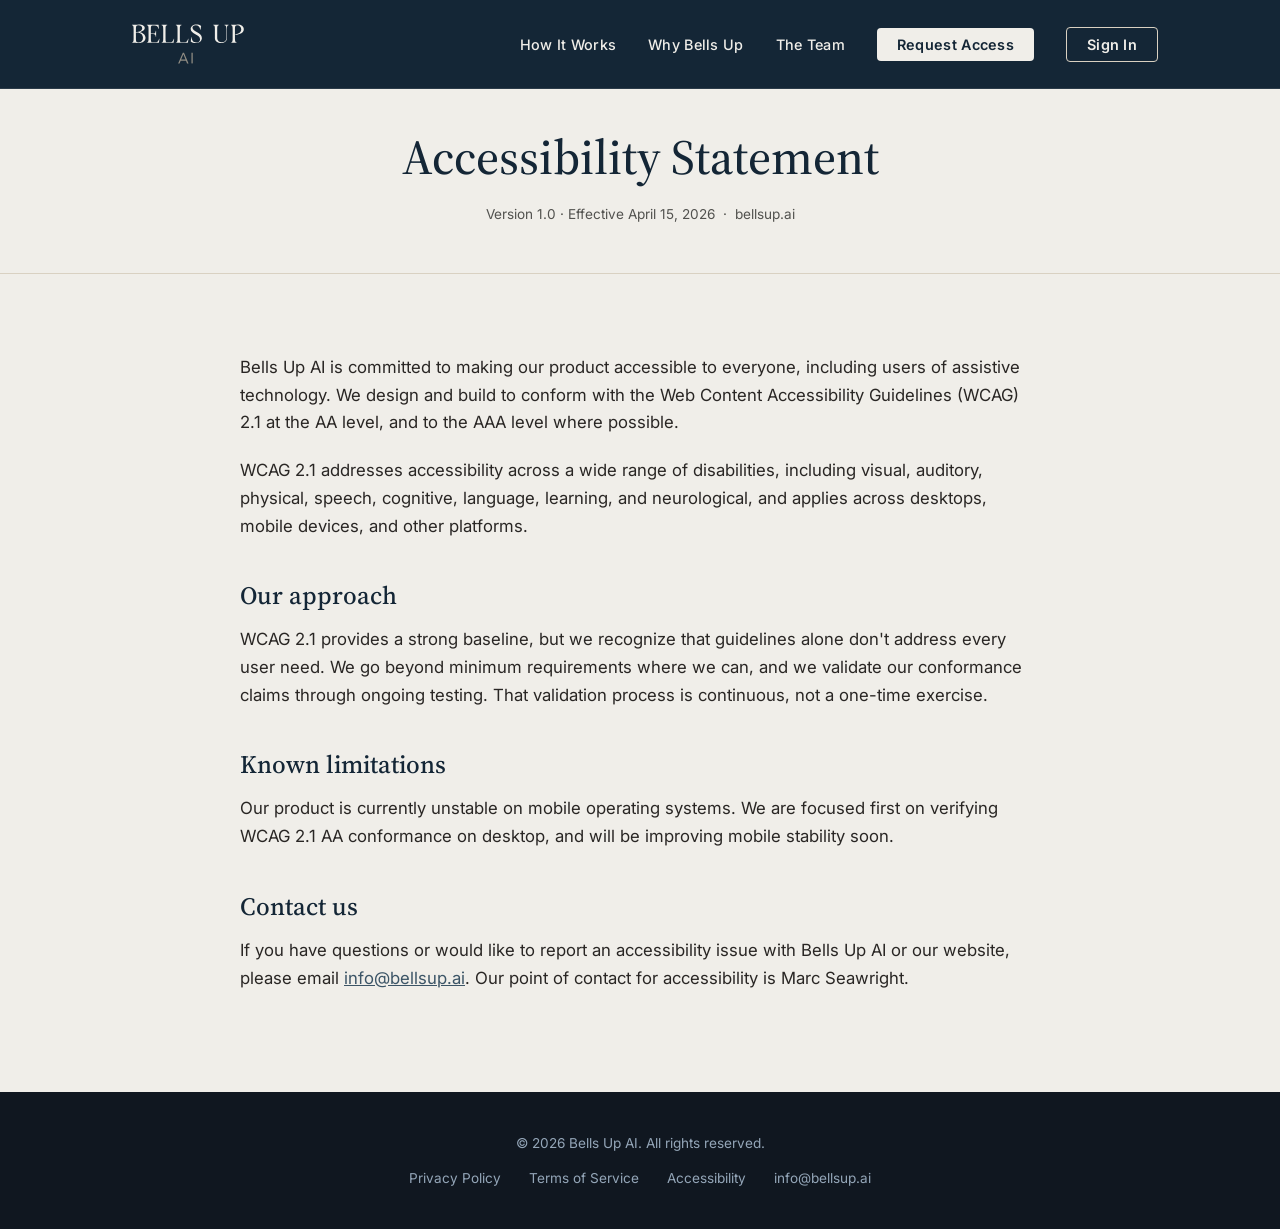
<file: default/accessibility.html>
<!DOCTYPE html>
<html lang="en">
<head>
<meta charset="UTF-8">
<meta name="viewport" content="width=device-width, initial-scale=1.0">
<title>Accessibility Statement | Bells Up AI</title>
  <link rel="canonical" href="accessibility.html">
<meta name="description" content="Bells Up AI is committed to WCAG 2.1 AA accessibility. Learn about our approach, known limitations, and how to report accessibility issues.">
<link rel="preconnect" href="https://fonts.googleapis.com">
<link rel="preconnect" href="https://fonts.gstatic.com" crossorigin>
<link href="https://fonts.googleapis.com/css2?family=Inter:wght@400;500;600&family=Source+Serif+4:opsz,wght@8..60,400;8..60,500;8..60,600&display=swap" rel="stylesheet">
<style>
:root {
  --brand-navy:       #142636;
  --brand-slate:      #3B5466;
  --brand-dust:       #94A6B8;
  --brand-tan:        #D9D1C2;
  --brand-cloud:      #F0EEE9;
  --brand-graphite:   #52524F;
  --brand-dark-brown: #292624;
  --brand-charcoal:   #101720;
  --brand-ai-gray:    #918D84;
  --font-heading: 'Source Serif 4', Georgia, 'Times New Roman', serif;
  --font-body: 'Inter', -apple-system, BlinkMacSystemFont, sans-serif;
}
*, *::before, *::after { box-sizing: border-box; margin: 0; padding: 0; }
html { font-size: 16px; scroll-behavior: smooth; }
body {
  font-family: var(--font-body);
  font-weight: 400;
  color: var(--brand-dark-brown);
  background: var(--brand-cloud);
  line-height: 1.65;
  -webkit-font-smoothing: antialiased;
}
h1, h2, h3, h4, h5, h6 {
  font-family: var(--font-heading);
  font-weight: 500;
  line-height: 1.2;
  color: var(--brand-navy);
}
h1 { font-size: 3.052rem; }
h2 { font-size: 2.441rem; }
h3 { font-size: 1.563rem; }
a { color: var(--brand-slate); text-decoration: none; }
a:hover { color: var(--brand-navy); }
img { max-width: 100%; height: auto; }
.container { max-width: 1100px; margin: 0 auto; padding: 0 2rem; }
.section { padding: 5rem 0; }
.nav {
  position: fixed; top: 0; left: 0; right: 0; z-index: 100;
  background: var(--brand-navy);
  border-bottom: 1px solid rgba(240, 238, 233, 0.1);
}
.nav__inner {
  display: flex; align-items: center; justify-content: space-between;
  max-width: 1100px; margin: 0 auto; padding: 1rem 2rem;
}
.nav__logo { display: flex; align-items: center; }
.nav__logo svg { height: 64px; width: auto; display: block; }
.nav__links { display: flex; gap: 2rem; list-style: none; }
.nav__links a {
  color: var(--brand-cloud); font-size: 0.9rem; font-weight: 500;
  letter-spacing: 0.02em; transition: color 0.2s;
}
.nav__links a:hover { color: var(--brand-tan); }
.nav__cta {
  background: var(--brand-cloud); color: var(--brand-navy) !important;
  padding: 0.5rem 1.25rem; border-radius: 4px; font-weight: 600 !important;
  transition: background 0.2s, transform 0.1s;
}
.nav__cta:hover {
  background: var(--brand-tan) !important; color: var(--brand-navy) !important;
  transform: translateY(-1px);
}
.nav__toggle {
  display: none; background: none; border: none; cursor: pointer; padding: 0.5rem;
}
.nav__toggle span {
  display: block; width: 24px; height: 2px;
  background: var(--brand-cloud); margin: 5px 0; transition: 0.3s;
}
.page-header { padding: 8rem 0 3rem; text-align: center; }
.page-header h1 { margin-bottom: 1rem; color: var(--brand-navy); }
.page-header p {
  color: var(--brand-dark-brown); font-size: 1.15rem;
  max-width: 650px; margin: 0 auto;
}
.content {
  max-width: 800px;
  margin: 0 auto;
}
.content h2 {
  margin-top: 2.5rem;
  margin-bottom: 1rem;
  font-size: 1.563rem;
}
.content h3 {
  margin-top: 2rem;
  margin-bottom: 0.75rem;
  font-size: 1.25rem;
}
.content p {
  color: var(--brand-dark-brown);
  font-size: 1.05rem;
  margin-bottom: 1.25rem;
}
.content ul {
  color: var(--brand-dark-brown);
  font-size: 1.05rem;
  margin-bottom: 1.25rem;
  padding-left: 1.5rem;
}
.content li {
  margin-bottom: 0.5rem;
}
.content a {
  color: var(--brand-slate);
  text-decoration: underline;
}
.content a:hover {
  color: var(--brand-navy);
}
.divider { height: 1px; background: var(--brand-tan); border: none; margin: 0; }
.footer {
  background: var(--brand-charcoal); color: var(--brand-dust);
  padding: 2.5rem 0; text-align: center; font-size: 0.85rem;
}
.footer__links { margin-top: 0.75rem; }
.footer__links a {
  color: var(--brand-dust); margin: 0 0.75rem; transition: color 0.2s;
}
.footer__links a:hover { color: var(--brand-cloud); }
@media (max-width: 768px) {
  h1 { font-size: 2.2rem; }
  h2 { font-size: 1.8rem; }
  h3 { font-size: 1.35rem; }
  .nav__toggle { display: block; }
  .nav__links {
    display: none; position: absolute; top: 100%; left: 0; right: 0;
    flex-direction: column; background: var(--brand-navy);
    padding: 1rem 2rem 2rem; gap: 1rem;
    border-bottom: 1px solid rgba(240,238,233,0.1);
  }
  .nav__links.active { display: flex; }
}

    .skip-link {
      position: absolute;
      left: -9999px;
      top: auto;
      width: 1px;
      height: 1px;
      overflow: hidden;
      z-index: 9999;
      padding: 0.75rem 1.5rem;
      background: var(--brand-navy, #142636);
      color: var(--brand-cloud, #F0EEE9);
      font-size: 0.9rem;
      font-weight: 600;
      text-decoration: none;
      border-radius: 0 0 4px 4px;
    }
    .skip-link:focus {
      position: fixed;
      left: 1rem;
      top: 0;
      width: auto;
      height: auto;
      overflow: visible;
    }


    @media (prefers-reduced-motion: reduce) {
      *, *::before, *::after {
        animation-duration: 0.01ms !important;
        transition-duration: 0.01ms !important;
      }
    }

.nav__signin {
  background: transparent;
  color: var(--brand-cloud) !important;
  padding: 0.5rem 1.25rem;
  border-radius: 4px;
  font-weight: 600 !important;
  border: 1.5px solid var(--brand-tan);
  transition: background 0.2s, color 0.2s, transform 0.1s;
}
.nav__signin:hover {
  background: var(--brand-tan) !important;
  color: var(--brand-navy) !important;
  transform: translateY(-1px);
}
</style>
  <meta property="og:type" content="website">
  <meta property="og:title" content="Accessibility Statement | Bells Up AI">
  <meta property="og:description" content="Bells Up AI is committed to WCAG 2.1 AA accessibility. Learn about our approach, known limitations, and how to report accessibility issues.">
  <meta property="og:url" content="https://bellsup.ai/accessibility.html">
  <meta property="og:site_name" content="Bells Up AI">
  <meta property="og:image" content="https://bellsup.ai/favicon.png">
  <meta name="twitter:card" content="summary">
  <meta name="twitter:title" content="Accessibility Statement | Bells Up AI">
  <meta name="twitter:description" content="Bells Up AI is committed to WCAG 2.1 AA accessibility. Learn about our approach, known limitations, and how to report accessibility issues.">
  <link rel="icon" type="image/x-icon" href="favicon.ico">
  <link rel="icon" type="image/png" sizes="32x32" href="favicon.png">
  <link rel="apple-touch-icon" href="favicon.png">
</head>
<body>
<a class="skip-link" href="accessibility.html#main-content">Skip to main content</a>

<nav class="nav" aria-label="Main navigation">
  <div class="nav__inner">
    <a href="index.html" class="nav__logo" aria-label="Bells Up AI home">
      <svg aria-hidden="true" focusable="false" viewBox="0 0 1440 612" xmlns="http://www.w3.org/2000/svg" style="height:56px;width:auto">
        <g fill="#F0EEE9">
          <path d="M195.68,176.22c32.49-7.62,53.19-23.86,53.19-43.99,0-22.57-26.02-38.24-64.11-38.24-15.96,0-26.88,2.73-38.38,2.73h-36.22c-.86,0-1.44,1.15-1.44,2.3,0,1.01.43,2.01,1.44,2.01,12.51,0,16.67,10.64,16.67,40.11v107.95c0,29.47-4.17,40.25-16.67,40.25-1.01,0-1.44,1.01-1.44,2.01s.57,2.16,1.44,2.16h36.22c12.36,0,24.15,2.73,38.96,2.73,41.97,0,72.02-23,72.02-57.21,0-30.91-24.29-55.2-61.67-62.82ZM152.12,141.14c0-31.19,4.46-40.97,25.44-40.97,25.87,0,43.27,13.51,43.27,33.49,0,25.01-27.17,41.54-68.71,41.83v-34.36ZM178,290.21c-20.7,0-25.87-9.92-25.87-41.11v-67.99c8.19,0,16.24-.57,23.72-1.44,33.49,5.17,53.47,28.17,53.47,58.79s-21.27,51.75-51.32,51.75Z"/>
          <path d="M406.91,249.38c-.86,0-1.58.29-1.87,1.15-7.47,26.74-21.56,37.37-44.99,37.37h-28.03c-13.08,0-16.67-8.77-16.67-38.81v-51.17h25.87c17.39,0,27.17,10.21,27.17,28.17,0,1.29,1.15,2.01,2.16,2.01,1.15,0,2.16-.72,2.16-2.01v-61.81c0-1.44-1.01-2.16-2.16-2.16-1.01,0-2.16.72-2.16,2.16,0,17.97-9.77,28.03-27.17,28.03h-25.87v-51.17c0-30.04,3.59-38.67,16.67-38.67h24.29c23.57,0,35.65,10.35,43.27,37.37.14.72.86,1.01,1.72,1.01,1.15,0,2.44-.57,2.44-1.72v-.14l-4.02-42.26h-126.35c-.86,0-1.44,1.15-1.44,2.3,0,1.01.43,2.01,1.44,2.01,12.51,0,16.67,10.64,16.67,40.11v107.95c0,29.47-4.17,40.25-16.67,40.25-1.01,0-1.44,1.01-1.44,2.01s.57,2.16,1.44,2.16h130.09l5.75-42.12v-.29c0-1.01-1.15-1.72-2.3-1.72Z"/>
          <path d="M567.39,249.38c-.72,0-1.44.29-1.72,1.15-7.47,26.74-21.56,37.37-44.99,37.37h-28.03c-13.22,0-16.82-8.77-16.82-38.81v-107.95c0-29.47,4.17-40.11,16.82-40.11.86,0,1.29-1.01,1.29-2.01,0-1.15-.43-2.3-1.29-2.3h-58.79c-.86,0-1.44,1.15-1.44,2.3,0,1.01.43,2.01,1.44,2.01,12.65,0,16.82,10.64,16.82,40.11v107.95c0,29.47-4.17,40.25-16.82,40.25-1.01,0-1.44,1.01-1.44,2.01s.57,2.16,1.44,2.16h130.09l5.89-42.12v-.14c0-1.15-1.29-1.87-2.44-1.87Z"/>
          <path d="M726.15,251.4v-.14c0-1.15-1.29-1.87-2.44-1.87-.72,0-1.44.29-1.72,1.15-7.47,26.74-21.56,37.37-44.99,37.37h-28.03c-13.22,0-16.82-8.77-16.82-38.81v-107.95c0-29.47,4.17-40.11,16.82-40.11.86,0,1.29-1.01,1.29-2.01,0-1.15-.43-2.3-1.29-2.3h-58.79c-.86,0-1.44,1.15-1.44,2.3,0,1.01.43,2.01,1.44,2.01,12.65,0,16.82,10.64,16.82,40.11v107.95c0,29.47-4.17,40.25-16.82,40.25-1.01,0-1.44,1.01-1.44,2.01s.57,2.16,1.44,2.16h130.09l5.89-42.12Z"/>
          <path d="M770.2,128.64c0-16.67,14.52-28.17,35.22-28.17,28.32,0,48.73,21.13,48.73,48.3,0,1.29,1.15,2.01,2.3,2.01.86,0,1.72-.57,1.87-1.72l6.47-39.39c-13.22-10.06-31.91-15.67-51.32-15.67-36.51,0-62.67,20.56-62.67,48.01,0,54.34,102.49,58.79,102.49,110.97,0,22.28-18.26,37.23-41.97,37.23-29.76,0-50.17-23.14-50.17-56.92,0-1.15-1.15-2.01-2.3-2.01-.86,0-1.72.57-1.87,1.87l-5.32,44.85c13.51,11.79,32.49,18.26,53.47,18.26,38.67,0,67.99-21.56,67.99-55.63,0-63.54-102.92-68.28-102.92-111.98Z"/>
          <path d="M1163.62,96.73h-41.97c-.86,0-1.29,1.15-1.29,2.3,0,1.01.43,2.01,1.29,2.01,13.94,0,19.69,12.07,19.69,42.98v98.61c0,25.01-22.14,44.99-50.45,44.99s-50.31-19.69-50.31-44.99v-101.48c0-29.47,4.17-40.11,16.67-40.11,1.01,0,1.44-1.01,1.44-2.01,0-1.15-.57-2.3-1.44-2.3h-58.65c-.86,0-1.44,1.15-1.44,2.3,0,1.01.43,2.01,1.44,2.01,12.51,0,16.67,10.64,16.67,40.11v101.48c0,30.19,29.76,53.62,67.56,53.62s64.11-22.71,64.11-53.62v-101.48c0-29.47,4.17-40.11,16.67-40.11,1.01,0,1.44-1.01,1.44-2.01,0-1.15-.57-2.3-1.44-2.3Z"/>
          <path d="M1238.86,199.07v5.61c53.47,0,92.43-26.16,92.43-60.66,0-29.47-28.03-50.02-66.12-50.02-13.94,0-24.87,2.73-36.37,2.73h-36.37c-.86,0-1.29,1.15-1.29,2.3,0,1.01.29,2.01,1.29,2.01,12.65,0,16.82,10.64,16.82,40.11v107.95c0,29.47-4.17,40.25-16.82,40.25-1.01,0-1.29.86-1.29,1.87,0,1.15.43,2.3,1.29,2.3h61.67c.86,0,1.29-1.15,1.29-2.16s-.43-2.01-1.29-2.01c-14.09,0-19.69-12.07-19.69-42.98v-105.22c0-31.19,4.46-40.97,23.86-40.97,26.59,0,44.99,18.54,44.99,45.42,0,31.77-25.73,53.47-64.4,53.47Z"/>
        </g>
        <g fill="#918D84">
          <path d="M664.72,401.5l-51.34,116.51h15.63l12.01-28.63h58.25l11.85,28.63h16.13l-49.53-116.51h-13ZM646.46,476.54l24.19-57.27h.33l23.04,57.27h-47.56Z"/>
          <rect x="759.18" y="401.5" width="13.82" height="116.51"/>
        </g>
      </svg>
    </a>
    <button class="nav__toggle" aria-label="Toggle navigation" aria-expanded="false" aria-controls="nav-menu">
      <span></span><span></span><span></span>
    </button>
    <ul class="nav__links" id="nav-menu" role="list">
      <li><a href="index.html#how-it-works">How It Works</a></li>
      <li><a href="index.html#why-bells-up">Why Bells Up</a></li>
      <li><a href="team.html">The Team</a></li>
      <li><a href="index.html#request-access" class="nav__cta">Request Access</a></li>
      <li><a href="https://app.bellsup.ai/login.html" class="nav__signin">Sign In</a></li>
    </ul>
  </div>
</nav>

<main id="main-content">

<section class="page-header" aria-labelledby="accessibility-statement-heading">
  <div class="container">
    <h1 id="accessibility-statement-heading">Accessibility Statement</h1>
    <p style="font-size:0.85rem;color:var(--brand-graphite);margin-top:0.5rem;">Version 1.0 &middot; Effective April 15, 2026 &nbsp;&middot;&nbsp; bellsup.ai</p>
  </div>
</section>

<hr class="divider">

<section class="section" aria-labelledby="our-approach-heading">
  <div class="container">
    <div class="content">
      <p>Bells Up AI is committed to making our product accessible to everyone, including users of assistive technology. We design and build to conform with the Web Content Accessibility Guidelines (WCAG) 2.1 at the AA level, and to the AAA level where possible.</p>
      <p>WCAG 2.1 addresses accessibility across a wide range of disabilities, including visual, auditory, physical, speech, cognitive, language, learning, and neurological, and applies across desktops, mobile devices, and other platforms.</p>

      <h2 id="our-approach-heading">Our approach</h2>
      <p>WCAG 2.1 provides a strong baseline, but we recognize that guidelines alone don't address every user need. We go beyond minimum requirements where we can, and we validate our conformance claims through ongoing testing. That validation process is continuous, not a one-time exercise.</p>

      <h2>Known limitations</h2>
      <p>Our product is currently unstable on mobile operating systems. We are focused first on verifying WCAG 2.1 AA conformance on desktop, and will be improving mobile stability soon.</p>

      <h2>Contact us</h2>
      <p>If you have questions or would like to report an accessibility issue with Bells Up AI or our website, please email <a href="mailto:info@bellsup.ai">info@bellsup.ai</a>. Our point of contact for accessibility is Marc Seawright.</p>
    </div>
  </div>
</section>

</main>

<footer class="footer">
  <div class="container">
    <p>&copy; 2026 Bells Up AI. All rights reserved.</p>
    <div class="footer__links">
      <a href="legal/website-privacy-notice.html">Privacy Policy</a>
      <a href="legal/website-terms-of-use.html">Terms of Service</a>
      <a href="accessibility.html" aria-current="page">Accessibility</a>
      <a href="mailto:info@bellsup.ai">info@bellsup.ai</a>
    </div>
  </div>
</footer>
<script src="site.js"></script>
</body>
</html>
</file>
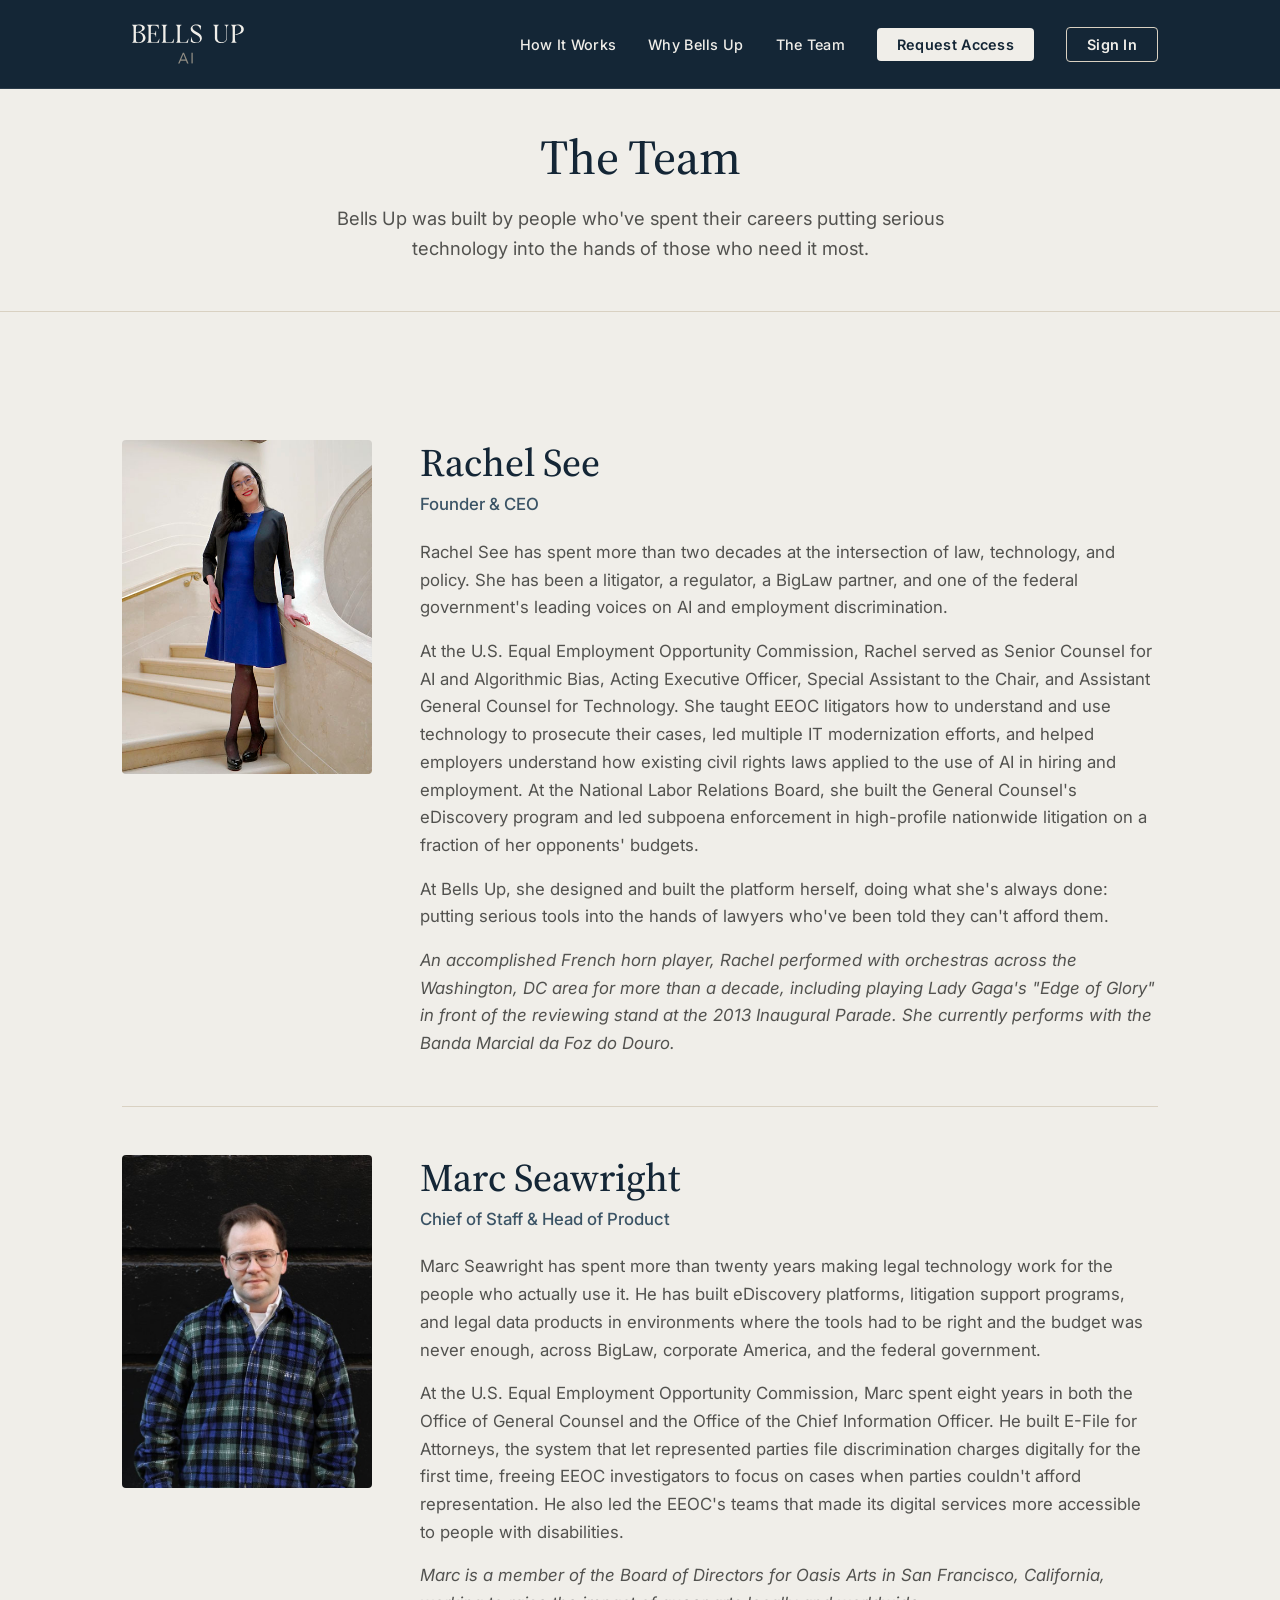
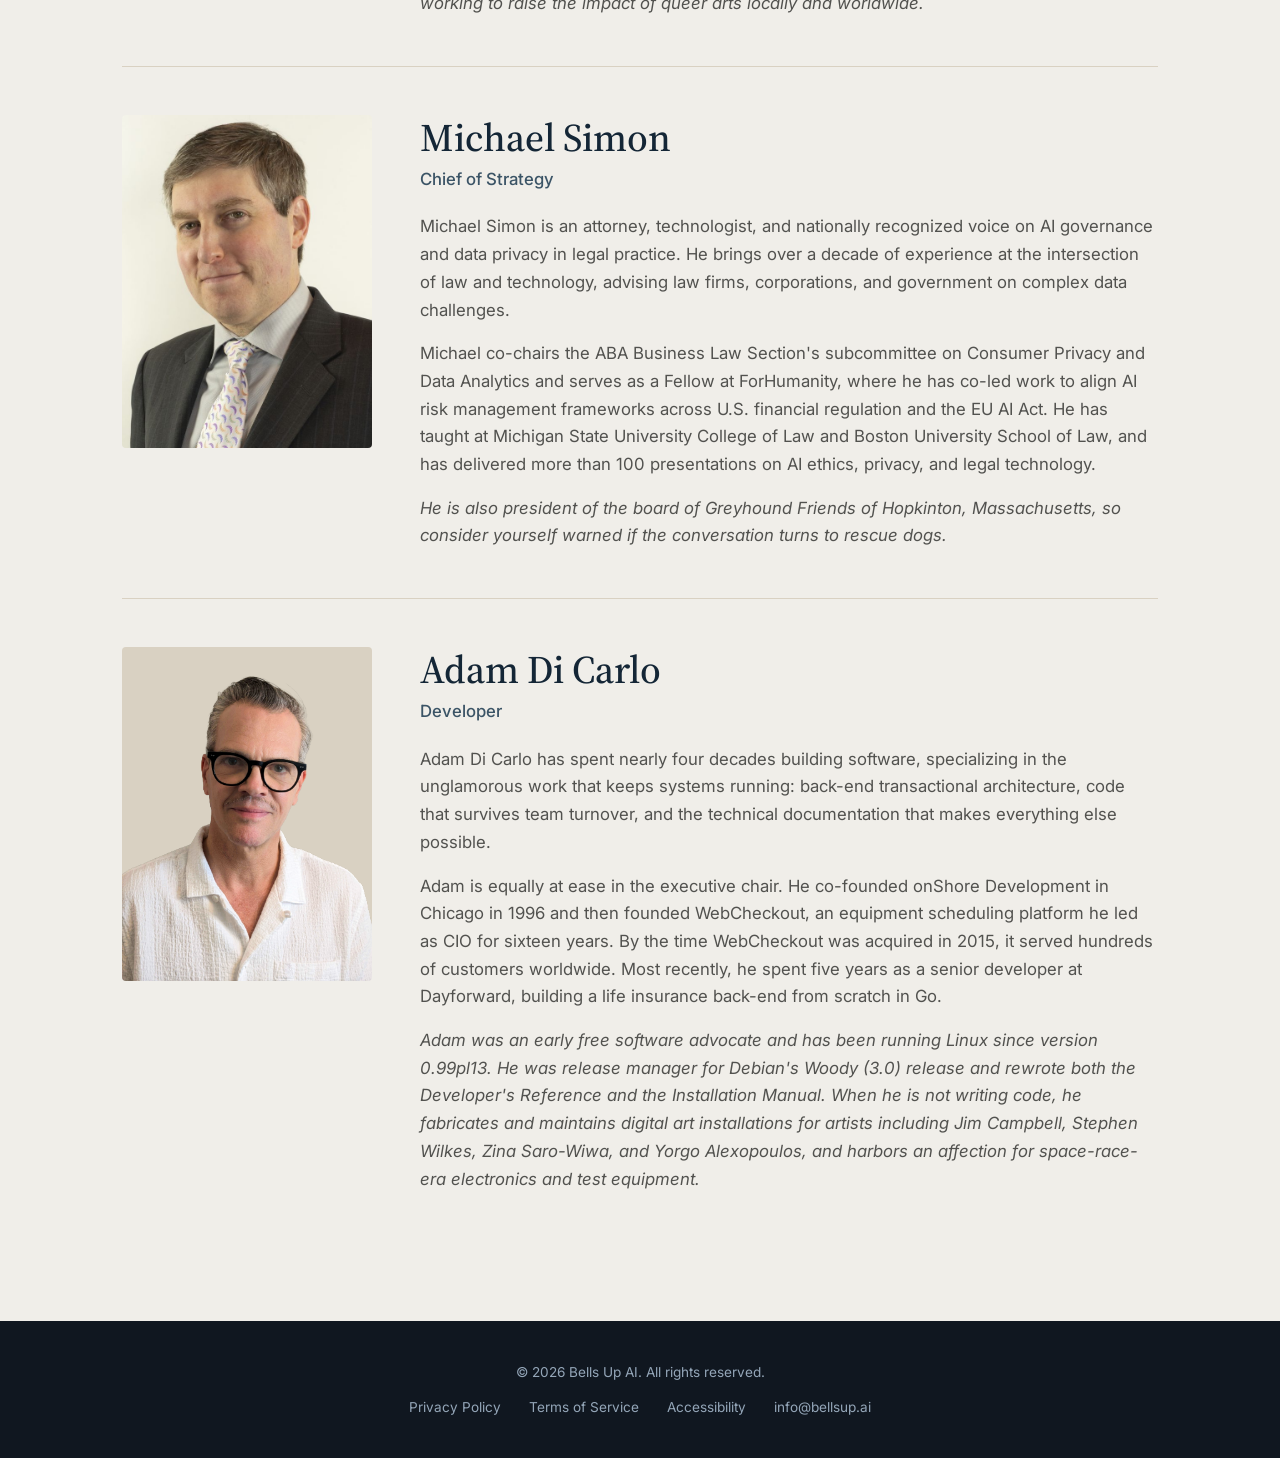
<file: default/team.html>
<!DOCTYPE html>
<html lang="en">
<head>
<meta charset="UTF-8">
<meta name="viewport" content="width=device-width, initial-scale=1.0">
<title>Our Team — Legal Tech & AI Policy Leaders | Bells Up AI</title>
  <link rel="canonical" href="team.html">
<meta name="description" content="Led by Rachel See (ex-EEOC AI counsel) and a team with 60+ years of legal technology experience. Meet the people building Bells Up AI.">
<link rel="preconnect" href="https://fonts.googleapis.com">
<link rel="preconnect" href="https://fonts.gstatic.com" crossorigin>
<link href="https://fonts.googleapis.com/css2?family=Inter:wght@400;500;600&family=Source+Serif+4:opsz,wght@8..60,400;8..60,500;8..60,600&display=swap" rel="stylesheet">
<style>
/* ============================================
   Brand Palette
   ============================================ */
:root {
  --brand-navy:       #142636;
  --brand-slate:      #3B5466;
  --brand-dust:       #94A6B8;
  --brand-tan:        #D9D1C2;
  --brand-cloud:      #F0EEE9;
  --brand-graphite:   #52524F;
  --brand-dark-brown: #292624;
  --brand-charcoal:   #101720;
  --brand-ai-gray:    #918D84;
  --font-heading: 'Source Serif 4', Georgia, 'Times New Roman', serif;
  --font-body: 'Inter', -apple-system, BlinkMacSystemFont, sans-serif;
}
/* ============================================
   Reset & Base
   ============================================ */
*, *::before, *::after {
  box-sizing: border-box;
  margin: 0;
  padding: 0;
}
html {
  font-size: 16px;
  scroll-behavior: smooth;
}
body {
  font-family: var(--font-body);
  font-weight: 400;
  color: var(--brand-dark-brown);
  background: var(--brand-cloud);
  line-height: 1.65;
  -webkit-font-smoothing: antialiased;
}
h1, h2, h3, h4, h5, h6 {
  font-family: var(--font-heading);
  font-weight: 500;
  line-height: 1.2;
  color: var(--brand-navy);
}
h1 { font-size: 3.052rem; }
h2 { font-size: 2.441rem; }
h3 { font-size: 1.563rem; }
@media (max-width: 768px) {
  h1 { font-size: 2.2rem; }
  h2 { font-size: 1.8rem; }
  h3 { font-size: 1.35rem; }
}
a {
  color: var(--brand-slate);
  text-decoration: none;
}
a:hover {
  color: var(--brand-navy);
}
img {
  max-width: 100%;
  height: auto;
}
/* ============================================
   Layout
   ============================================ */
.container {
  max-width: 1100px;
  margin: 0 auto;
  padding: 0 2rem;
}
.section {
  padding: 5rem 0;
}
/* ============================================
   Navigation
   ============================================ */
.nav {
  position: fixed;
  top: 0;
  left: 0;
  right: 0;
  z-index: 100;
  background: var(--brand-navy);
  border-bottom: 1px solid rgba(240, 238, 233, 0.1);
}
.nav__inner {
  display: flex;
  align-items: center;
  justify-content: space-between;
  max-width: 1100px;
  margin: 0 auto;
  padding: 1rem 2rem;
}
.nav__logo {
  display: flex;
  align-items: center;
}
.nav__logo svg {
  height: 64px;
  width: auto;
  display: block;
}
.nav__links {
  display: flex;
  gap: 2rem;
  list-style: none;
}
.nav__links a {
  color: var(--brand-cloud);
  font-size: 0.9rem;
  font-weight: 500;
  letter-spacing: 0.02em;
  transition: color 0.2s;
}
.nav__links a:hover {
  color: var(--brand-tan);
}
.nav__cta {
  background: var(--brand-cloud);
  color: var(--brand-navy) !important;
  padding: 0.5rem 1.25rem;
  border-radius: 4px;
  font-weight: 600 !important;
  transition: background 0.2s, transform 0.1s;
}
.nav__cta:hover {
  background: var(--brand-tan) !important;
  color: var(--brand-navy) !important;
  transform: translateY(-1px);
}
.nav__toggle {
  display: none;
  background: none;
  border: none;
  cursor: pointer;
  padding: 0.5rem;
}
.nav__toggle span {
  display: block;
  width: 24px;
  height: 2px;
  background: var(--brand-cloud);
  margin: 5px 0;
  transition: 0.3s;
}
@media (max-width: 768px) {
  .nav__toggle { display: block; }
  .nav__links {
    display: none;
    position: absolute;
    top: 100%;
    left: 0;
    right: 0;
    flex-direction: column;
    background: var(--brand-navy);
    padding: 1rem 2rem 2rem;
    gap: 1rem;
    border-bottom: 1px solid rgba(240,238,233,0.1);
  }
  .nav__links.active { display: flex; }
}
/* ============================================
   Page Header
   ============================================ */
.page-header {
  padding: 8rem 0 3rem;
  text-align: center;
}
.page-header h1 {
  margin-bottom: 1rem;
}
.page-header p {
  color: var(--brand-graphite);
  font-size: 1.15rem;
  max-width: 650px;
  margin: 0 auto;
}
/* ============================================
   Team Members
   ============================================ */
.team-member {
  display: grid;
  grid-template-columns: 250px 1fr;
  gap: 3rem;
  align-items: start;
  padding: 3rem 0;
}
.team-member:not(:last-child) {
  border-bottom: 1px solid var(--brand-tan);
}
.team-member__photo {
  width: 250px;
  aspect-ratio: 3 / 4;
  background: transparent;
  border-radius: 4px;
  display: flex;
  align-items: center;
  justify-content: center;
  overflow: hidden;
}
.team-member__photo img {
  width: 100%;
  height: 100%;
  object-fit: cover;
  display: block;
}
.team-member__info h2 {
  margin-bottom: 0.25rem;
}
.team-member__title {
  color: var(--brand-slate);
  font-size: 1.05rem;
  font-weight: 500;
  margin-bottom: 1.25rem;
}
.team-member__bio p {
  color: var(--brand-graphite);
  font-size: 1.05rem;
  margin-bottom: 1rem;
}
.team-member__bio p:last-child {
  margin-bottom: 0;
}
.team-member__personal {
  color: var(--brand-ai-gray);
  font-style: italic;
}
@media (max-width: 768px) {
  .team-member {
    grid-template-columns: 1fr;
    gap: 1.5rem;
  }
  .team-member__photo {
  width: 250px;
    max-width: 280px;
  }
}
/* ============================================
   Divider
   ============================================ */
.divider {
  height: 1px;
  background: var(--brand-tan);
  border: none;
  margin: 0;
}
/* ============================================
   Footer
   ============================================ */
.footer {
  background: var(--brand-charcoal);
  color: var(--brand-dust);
  padding: 2.5rem 0;
  text-align: center;
  font-size: 0.85rem;
}
.footer__links {
  margin-top: 0.75rem;
}
.footer__links a {
  color: var(--brand-dust);
  margin: 0 0.75rem;
  transition: color 0.2s;
}
.footer__links a:hover {
  color: var(--brand-cloud);
}

    .skip-link {
      position: absolute;
      left: -9999px;
      top: auto;
      width: 1px;
      height: 1px;
      overflow: hidden;
      z-index: 9999;
      padding: 0.75rem 1.5rem;
      background: var(--brand-navy, #142636);
      color: var(--brand-cloud, #F0EEE9);
      font-size: 0.9rem;
      font-weight: 600;
      text-decoration: none;
      border-radius: 0 0 4px 4px;
    }
    .skip-link:focus {
      position: fixed;
      left: 1rem;
      top: 0;
      width: auto;
      height: auto;
      overflow: visible;
    }


    @media (prefers-reduced-motion: reduce) {
      *, *::before, *::after {
        animation-duration: 0.01ms !important;
        transition-duration: 0.01ms !important;
      }
    }

    .sr-only {
      position: absolute;
      width: 1px;
      height: 1px;
      padding: 0;
      margin: -1px;
      overflow: hidden;
      clip: rect(0, 0, 0, 0);
      white-space: nowrap;
      border: 0;
    }

.nav__signin {
  background: transparent;
  color: var(--brand-cloud) !important;
  padding: 0.5rem 1.25rem;
  border-radius: 4px;
  font-weight: 600 !important;
  border: 1.5px solid var(--brand-tan);
  transition: background 0.2s, color 0.2s, transform 0.1s;
}
.nav__signin:hover {
  background: var(--brand-tan) !important;
  color: var(--brand-navy) !important;
  transform: translateY(-1px);
}
</style>
  <meta property="og:type" content="website">
  <meta property="og:title" content="Our Team — Legal Tech & AI Policy Leaders | Bells Up AI">
  <meta property="og:description" content="Led by Rachel See (ex-EEOC AI counsel) and a team with 60+ years of legal technology experience. Meet the people building Bells Up AI.">
  <meta property="og:url" content="https://bellsup.ai/team.html">
  <meta property="og:site_name" content="Bells Up AI">
  <meta property="og:image" content="https://bellsup.ai/favicon.png">
  <meta name="twitter:card" content="summary">
  <meta name="twitter:title" content="Our Team — Legal Tech & AI Policy Leaders | Bells Up AI">
  <meta name="twitter:description" content="Led by Rachel See (ex-EEOC AI counsel) and a team with 60+ years of legal technology experience. Meet the people building Bells Up AI.">
  <link rel="icon" type="image/x-icon" href="favicon.ico">
  <link rel="icon" type="image/png" sizes="32x32" href="favicon.png">
  <link rel="apple-touch-icon" href="favicon.png">
</head>
<body>
<a class="skip-link" href="team.html#main-content">Skip to main content</a>

<!-- Navigation -->
<nav class="nav" aria-label="Main navigation">
  <div class="nav__inner">
    <a href="index.html" class="nav__logo" aria-label="Bells Up AI home">
      <svg aria-hidden="true" focusable="false" viewBox="0 0 1440 612" xmlns="http://www.w3.org/2000/svg" style="height:56px;width:auto">
        <g fill="#F0EEE9">
          <path d="M195.68,176.22c32.49-7.62,53.19-23.86,53.19-43.99,0-22.57-26.02-38.24-64.11-38.24-15.96,0-26.88,2.73-38.38,2.73h-36.22c-.86,0-1.44,1.15-1.44,2.3,0,1.01.43,2.01,1.44,2.01,12.51,0,16.67,10.64,16.67,40.11v107.95c0,29.47-4.17,40.25-16.67,40.25-1.01,0-1.44,1.01-1.44,2.01s.57,2.16,1.44,2.16h36.22c12.36,0,24.15,2.73,38.96,2.73,41.97,0,72.02-23,72.02-57.21,0-30.91-24.29-55.2-61.67-62.82ZM152.12,141.14c0-31.19,4.46-40.97,25.44-40.97,25.87,0,43.27,13.51,43.27,33.49,0,25.01-27.17,41.54-68.71,41.83v-34.36ZM178,290.21c-20.7,0-25.87-9.92-25.87-41.11v-67.99c8.19,0,16.24-.57,23.72-1.44,33.49,5.17,53.47,28.17,53.47,58.79s-21.27,51.75-51.32,51.75Z"/>
          <path d="M406.91,249.38c-.86,0-1.58.29-1.87,1.15-7.47,26.74-21.56,37.37-44.99,37.37h-28.03c-13.08,0-16.67-8.77-16.67-38.81v-51.17h25.87c17.39,0,27.17,10.21,27.17,28.17,0,1.29,1.15,2.01,2.16,2.01,1.15,0,2.16-.72,2.16-2.01v-61.81c0-1.44-1.01-2.16-2.16-2.16-1.01,0-2.16.72-2.16,2.16,0,17.97-9.77,28.03-27.17,28.03h-25.87v-51.17c0-30.04,3.59-38.67,16.67-38.67h24.29c23.57,0,35.65,10.35,43.27,37.37.14.72.86,1.01,1.72,1.01,1.15,0,2.44-.57,2.44-1.72v-.14l-4.02-42.26h-126.35c-.86,0-1.44,1.15-1.44,2.3,0,1.01.43,2.01,1.44,2.01,12.51,0,16.67,10.64,16.67,40.11v107.95c0,29.47-4.17,40.25-16.67,40.25-1.01,0-1.44,1.01-1.44,2.01s.57,2.16,1.44,2.16h130.09l5.75-42.12v-.29c0-1.01-1.15-1.72-2.3-1.72Z"/>
          <path d="M567.39,249.38c-.72,0-1.44.29-1.72,1.15-7.47,26.74-21.56,37.37-44.99,37.37h-28.03c-13.22,0-16.82-8.77-16.82-38.81v-107.95c0-29.47,4.17-40.11,16.82-40.11.86,0,1.29-1.01,1.29-2.01,0-1.15-.43-2.3-1.29-2.3h-58.79c-.86,0-1.44,1.15-1.44,2.3,0,1.01.43,2.01,1.44,2.01,12.65,0,16.82,10.64,16.82,40.11v107.95c0,29.47-4.17,40.25-16.82,40.25-1.01,0-1.44,1.01-1.44,2.01s.57,2.16,1.44,2.16h130.09l5.89-42.12v-.14c0-1.15-1.29-1.87-2.44-1.87Z"/>
          <path d="M726.15,251.4v-.14c0-1.15-1.29-1.87-2.44-1.87-.72,0-1.44.29-1.72,1.15-7.47,26.74-21.56,37.37-44.99,37.37h-28.03c-13.22,0-16.82-8.77-16.82-38.81v-107.95c0-29.47,4.17-40.11,16.82-40.11.86,0,1.29-1.01,1.29-2.01,0-1.15-.43-2.3-1.29-2.3h-58.79c-.86,0-1.44,1.15-1.44,2.3,0,1.01.43,2.01,1.44,2.01,12.65,0,16.82,10.64,16.82,40.11v107.95c0,29.47-4.17,40.25-16.82,40.25-1.01,0-1.44,1.01-1.44,2.01s.57,2.16,1.44,2.16h130.09l5.89-42.12Z"/>
          <path d="M770.2,128.64c0-16.67,14.52-28.17,35.22-28.17,28.32,0,48.73,21.13,48.73,48.3,0,1.29,1.15,2.01,2.3,2.01.86,0,1.72-.57,1.87-1.72l6.47-39.39c-13.22-10.06-31.91-15.67-51.32-15.67-36.51,0-62.67,20.56-62.67,48.01,0,54.34,102.49,58.79,102.49,110.97,0,22.28-18.26,37.23-41.97,37.23-29.76,0-50.17-23.14-50.17-56.92,0-1.15-1.15-2.01-2.3-2.01-.86,0-1.72.57-1.87,1.87l-5.32,44.85c13.51,11.79,32.49,18.26,53.47,18.26,38.67,0,67.99-21.56,67.99-55.63,0-63.54-102.92-68.28-102.92-111.98Z"/>
          <path d="M1163.62,96.73h-41.97c-.86,0-1.29,1.15-1.29,2.3,0,1.01.43,2.01,1.29,2.01,13.94,0,19.69,12.07,19.69,42.98v98.61c0,25.01-22.14,44.99-50.45,44.99s-50.31-19.69-50.31-44.99v-101.48c0-29.47,4.17-40.11,16.67-40.11,1.01,0,1.44-1.01,1.44-2.01,0-1.15-.57-2.3-1.44-2.3h-58.65c-.86,0-1.44,1.15-1.44,2.3,0,1.01.43,2.01,1.44,2.01,12.51,0,16.67,10.64,16.67,40.11v101.48c0,30.19,29.76,53.62,67.56,53.62s64.11-22.71,64.11-53.62v-101.48c0-29.47,4.17-40.11,16.67-40.11,1.01,0,1.44-1.01,1.44-2.01,0-1.15-.57-2.3-1.44-2.3Z"/>
          <path d="M1238.86,199.07v5.61c53.47,0,92.43-26.16,92.43-60.66,0-29.47-28.03-50.02-66.12-50.02-13.94,0-24.87,2.73-36.37,2.73h-36.37c-.86,0-1.29,1.15-1.29,2.3,0,1.01.29,2.01,1.29,2.01,12.65,0,16.82,10.64,16.82,40.11v107.95c0,29.47-4.17,40.25-16.82,40.25-1.01,0-1.29.86-1.29,1.87,0,1.15.43,2.3,1.29,2.3h61.67c.86,0,1.29-1.15,1.29-2.16s-.43-2.01-1.29-2.01c-14.09,0-19.69-12.07-19.69-42.98v-105.22c0-31.19,4.46-40.97,23.86-40.97,26.59,0,44.99,18.54,44.99,45.42,0,31.77-25.73,53.47-64.4,53.47Z"/>
        </g>
        <g fill="#918D84">
          <path d="M664.72,401.5l-51.34,116.51h15.63l12.01-28.63h58.25l11.85,28.63h16.13l-49.53-116.51h-13ZM646.46,476.54l24.19-57.27h.33l23.04,57.27h-47.56Z"/>
          <rect x="759.18" y="401.5" width="13.82" height="116.51"/>
        </g>
      </svg>
    </a>
    <button class="nav__toggle" aria-label="Toggle navigation" aria-expanded="false" aria-controls="nav-menu">
      <span></span><span></span><span></span>
    </button>
    <ul class="nav__links" id="nav-menu" role="list">
      <li><a href="index.html#how-it-works">How It Works</a></li>
      <li><a href="index.html#why-bells-up">Why Bells Up</a></li>
      <li><a href="team.html" aria-current="page">The Team</a></li>
      <li><a href="index.html#request-access" class="nav__cta">Request Access</a></li>
      <li><a href="https://app.bellsup.ai/login.html" class="nav__signin">Sign In</a></li>
    </ul>
  </div>
</nav>

<main id="main-content">

<!-- Page Header -->
<section class="page-header" aria-labelledby="the-team-heading">
  <div class="container">
    <h1 id="the-team-heading">The Team</h1>
    <p>Bells Up was built by people who've spent their careers putting serious technology into the hands of those who need it most.</p>
  </div>
</section>

<hr class="divider">

<!-- Team Members -->
<section class="section" aria-labelledby="team-members-heading">
  <div class="container">
    <h2 id="team-members-heading" class="sr-only">Team Members</h2>

    <!-- Rachel See -->
    <div class="team-member">
      <div class="team-member__photo">
        <img src="rachel_see_team.jpg" alt="Portrait of Rachel See, Founder and CEO" loading="lazy">
      </div>
      <div class="team-member__info">
        <h2>Rachel See</h2>
        <p class="team-member__title">Founder &amp; CEO</p>
        <div class="team-member__bio">
          <p>Rachel See has spent more than two decades at the intersection of law, technology, and policy. She has been a litigator, a regulator, a BigLaw partner, and one of the federal government's leading voices on AI and employment discrimination.</p>
          <p>At the U.S. Equal Employment Opportunity Commission, Rachel served as Senior Counsel for AI and Algorithmic Bias, Acting Executive Officer, Special Assistant to the Chair, and Assistant General Counsel for Technology. She taught EEOC litigators how to understand and use technology to prosecute their cases, led multiple IT modernization efforts, and helped employers understand how existing civil rights laws applied to the use of AI in hiring and employment. At the National Labor Relations Board, she built the General Counsel's eDiscovery program and led subpoena enforcement in high-profile nationwide litigation on a fraction of her opponents' budgets.</p>
          <p>At Bells Up, she designed and built the platform herself, doing what she's always done: putting serious tools into the hands of lawyers who've been told they can't afford them.</p>
          <p class="team-member__personal">An accomplished French horn player, Rachel performed with orchestras across the Washington, DC area for more than a decade, including playing Lady Gaga's "Edge of Glory" in front of the reviewing stand at the 2013 Inaugural Parade. She currently performs with the Banda Marcial da Foz do Douro.</p>
        </div>
      </div>
    </div>

    <!-- Marc Seawright -->
    <div class="team-member">
      <div class="team-member__photo">
        <img src="marc_image.jpg" alt="Portrait of Marc Seawright, Chief of Staff and Head of Product" loading="lazy">
      </div>
      <div class="team-member__info">
        <h2>Marc Seawright</h2>
        <p class="team-member__title">Chief of Staff &amp; Head of Product</p>
        <div class="team-member__bio">
          <p>Marc Seawright has spent more than twenty years making legal technology work for the people who actually use it. He has built eDiscovery platforms, litigation support programs, and legal data products in environments where the tools had to be right and the budget was never enough, across BigLaw, corporate America, and the federal government.</p>
          <p>At the U.S. Equal Employment Opportunity Commission, Marc spent eight years in both the Office of General Counsel and the Office of the Chief Information Officer. He built E-File for Attorneys, the system that let represented parties file discrimination charges digitally for the first time, freeing EEOC investigators to focus on cases when parties couldn't afford representation. He also led the EEOC's teams that made its digital services more accessible to people with disabilities.</p>
          <p class="team-member__personal">Marc is a member of the Board of Directors for Oasis Arts in San Francisco, California, working to raise the impact of queer arts locally and worldwide.</p>
        </div>
      </div>
    </div>

    <!-- Michael Simon -->
    <div class="team-member">
      <div class="team-member__photo">
        <img src="michael_image.jpg" alt="Portrait of Michael Simon, Chief of Strategy" loading="lazy">
      </div>
      <div class="team-member__info">
        <h2>Michael Simon</h2>
        <p class="team-member__title">Chief of Strategy</p>
        <div class="team-member__bio">
          <p>Michael Simon is an attorney, technologist, and nationally recognized voice on AI governance and data privacy in legal practice. He brings over a decade of experience at the intersection of law and technology, advising law firms, corporations, and government on complex data challenges.</p>
          <p>Michael co-chairs the ABA Business Law Section's subcommittee on Consumer Privacy and Data Analytics and serves as a Fellow at ForHumanity, where he has co-led work to align AI risk management frameworks across U.S. financial regulation and the EU AI Act. He has taught at Michigan State University College of Law and Boston University School of Law, and has delivered more than 100 presentations on AI ethics, privacy, and legal technology.</p>
          <p class="team-member__personal">He is also president of the board of Greyhound Friends of Hopkinton, Massachusetts, so consider yourself warned if the conversation turns to rescue dogs.</p>
        </div>
      </div>
    </div>

    <!-- Adam Di Carlo -->
    <div class="team-member">
      <div class="team-member__photo">
        <img src="adam_image.png" alt="Portrait of Adam Di Carlo, Developer" loading="lazy">
      </div>
      <div class="team-member__info">
        <h2>Adam Di Carlo</h2>
        <p class="team-member__title">Developer</p>
        <div class="team-member__bio">
          <p>Adam Di Carlo has spent nearly four decades building software, specializing in the unglamorous work that keeps systems running: back-end transactional architecture, code that survives team turnover, and the technical documentation that makes everything else possible.</p>
          <p>Adam is equally at ease in the executive chair. He co-founded onShore Development in Chicago in 1996 and then founded WebCheckout, an equipment scheduling platform he led as CIO for sixteen years. By the time WebCheckout was acquired in 2015, it served hundreds of customers worldwide. Most recently, he spent five years as a senior developer at Dayforward, building a life insurance back-end from scratch in Go.</p>
          <p class="team-member__personal">Adam was an early free software advocate and has been running Linux since version 0.99pl13. He was release manager for Debian's Woody (3.0) release and rewrote both the Developer's Reference and the Installation Manual. When he is not writing code, he fabricates and maintains digital art installations for artists including Jim Campbell, Stephen Wilkes, Zina Saro-Wiwa, and Yorgo Alexopoulos, and harbors an affection for space-race-era electronics and test equipment.</p>
        </div>
      </div>
    </div>

  </div>
</section>

</main>

<footer class="footer">
  <div class="container">
    <p>&copy; 2026 Bells Up AI. All rights reserved.</p>
    <div class="footer__links">
      <a href="legal/website-privacy-notice.html">Privacy Policy</a>
      <a href="legal/website-terms-of-use.html">Terms of Service</a>
      <a href="accessibility.html">Accessibility</a>
      <a href="mailto:info@bellsup.ai">info@bellsup.ai</a>
    </div>
  </div>
</footer>
<script src="site.js"></script>
</body>
</html>
</file>
<file: css/design-system.css>
/* =====================================================
   BELLS UP AI DESIGN SYSTEM
   One-Column Responsive CSS
   ===================================================== */

/* =====================================================
   SELF-HOSTED FONTS
   ===================================================== */

@font-face {
  font-family: "Inter";
  src: url("../fonts/Inter-VariableFont_opsz,wght.ttf") format("truetype");
  font-weight: 100 900;
  font-style: normal;
  font-display: swap;
}

@font-face {
  font-family: "Source Serif 4";
  src: url("../fonts/SourceSerif4-VariableFont_opsz,wght.ttf") format("truetype");
  font-weight: 200 900;
  font-style: normal;
  font-display: swap;
}

@font-face {
  font-family: "Source Serif 4";
  src: url("../fonts/SourceSerif4-Italic-VariableFont_opsz,wght.ttf") format("truetype");
  font-weight: 200 900;
  font-style: italic;
  font-display: swap;
}

/* =====================================================
   DESIGN TOKENS
   ===================================================== */

:root {
  /* ---- Brand Palette ---- */
  --color-charcoal: #101720;
  --color-navy: #142636;
  --color-slate: #3b5466;
  --color-dust: #94a6b8;
  --color-glacier-gray: #c6cccc;
  --color-graphite: #52524f;
  --color-taupe: #a18972;
  --color-light-tan: #d9d1c2;
  --color-cloud: #f0eee9;
  --color-white: #ffffff;

  /* ---- Semantic / Functional ---- */
  --color-success: #4a7c59;
  --color-warning: #a06820;
  --color-error: #b04040;

  /* ---- Semantic Tokens ---- */
  --color-background: #ffffff;
  --color-surface: var(--color-white);
  --color-text: var(--color-navy);
  --color-text-light: var(--color-graphite);
  --color-primary: var(--color-navy);
  --color-accent: #3b82f6;
  --color-border: #d9e2ec;

  --font-sans: "Inter", sans-serif;
  --font-serif: "Source Serif 4", serif;

  --container-width: 900px;

  --radius-sm: 8px;
  --radius-md: 18px;
  --radius-lg: 36px;
  --radius-pill: 999px;
  --shadow-sm: 0 4px 18px rgba(15, 23, 42, 0.06);

  --space-4: 1rem;
  --space-5: 1.5rem;
  --space-6: 2rem;
  --space-7: 3rem;
  --space-8: 5rem;
}

/* =====================================================
   BASE
   ===================================================== */

*,
*::before,
*::after {
  box-sizing: border-box;
}

body {
  margin: 0;
  background-color: #ececec;
  background-image: linear-gradient(to bottom, #ffffff, #ececec);
  background-size: 100% 100vh;
  background-repeat: no-repeat;
  color: var(--color-text);
  font-family: var(--font-sans);
  line-height: 1.65;
}

html {
  scroll-behavior: smooth;
}

/* =====================================================
   TYPOGRAPHY
   ===================================================== */

h1,
h2,
h3 {
  margin-top: 0;
  color: var(--color-primary);
  line-height: 1.15;
  letter-spacing: -0.03em;
}

h1 {
  font-size: clamp(2.4rem, 6vw, 4.25rem);
  letter-spacing: 0.12em;
}

h2 {
  font-size: 2.441rem;
  margin-bottom: var(--space-5);
}

h3 {
  font-size: 1.563rem;
  margin-bottom: 0.5rem;
  font-weight: 600;
}

p {
  margin-top: 0;
  color: var(--color-text-light);
  max-width: 70ch;
  font-family: var(--font-serif);
}

.serif-text {
  font-family: var(--font-serif);
}

/* =====================================================
   PAGE CONTAINER
   ===================================================== */

.container {
  width: min(100% - 2rem, var(--container-width));
  margin-inline: auto;
}

/* =====================================================
   TOP NAVIGATION
   ===================================================== */

:root {
  --color-accent: #a18972;
  --color-navy: #30485c;
  --color-text: #3f3f3f;
  --color-cream: #f4efe8;
  --font-sans: "Inter", sans-serif;
}

.site-header {
  width: min(100% - 96px, 1800px);
  margin: 0 auto;
  padding: 56px 0 0;
}

.nav-shell {
  position: relative;
  display: flex;
  align-items: center;
  justify-content: space-between;
  min-height: 72px;
}

.site-logo {
  position: absolute;
  left: 50%;
  transform: translateX(-50%);
  display: inline-flex;
  align-items: center;
  justify-content: center;
  text-decoration: none;
}

.site-logo {
  position: absolute;
  left: 50%;
  transform: translateX(-50%);

  display: inline-flex;
  align-items: center;
  justify-content: center;

  text-decoration: none;
  transition: opacity 0.3s ease;
}

.site-logo:hover {
  opacity: 0.5;
}

.logo-image {
  display: block;
  width: 178px;
  height: auto;
}

.menu-button {
  display: inline-flex;
  align-items: center;
  gap: 16px;
  padding: 0;
  border: 0;
  background: transparent;
  color: var(--color-text-light);
  font-family: var(--font-sans);
  font-size: 14px;
  font-weight: 400;
  cursor: pointer;
  transition: opacity 0.3s ease;
}

.menu-button:hover,
.menu-close:hover,
.menu-links a:hover {
  opacity: 0.5;
}

/* =====================================================
   MENU ICON
   ===================================================== */

.menu-icon {
  display: block;
  width: 52px;
  height: 52px;
  flex-shrink: 0;
}

/* =====================================================
   BACKDROP
   ===================================================== */

.menu-backdrop {
  position: fixed;
  inset: 0;

  background: rgba(20, 38, 54, 0.25);

  opacity: 0;
  visibility: hidden;

  transition:
    opacity 0.35s ease,
    visibility 0.35s ease;

  z-index: 998;
}

/* =====================================================
   LEFT PANE
   ===================================================== */

.menu-panel {
  position: fixed;

  top: 0;
  left: 0;

  width: min(380px, 74vw);
  height: 100vh;

  background: var(--color-surface);

  padding: 96px 56px 40px;

  text-align: left;

  transform: translateX(-100%);
  opacity: 0;

  transition:
    transform 0.45s ease,
    opacity 0.35s ease;

  z-index: 999;
}

/* =====================================================
   OPEN STATE
   ===================================================== */

body.menu-open .menu-panel {
  transform: translateX(0);
  opacity: 1;
}

body.menu-open .menu-backdrop {
  opacity: 1;
  visibility: visible;
}

/* =====================================================
   CLOSE BUTTON
   ===================================================== */

.menu-close {
  position: absolute;

  top: 82px;
  right: -58px;

  display: flex;
  align-items: center;
  justify-content: center;

  width: 38px;
  min-width: 38px;
  max-width: 38px;

  height: 38px;
  min-height: 38px;
  max-height: 38px;

  padding: 0;

  border: 0;
  border-radius: 50%;

  background: var(--color-surface);

  color: var(--color-taupe);

  font-family: var(--font-sans);
  font-size: 20px;
  font-weight: 300;

  line-height: 1;

  aspect-ratio: 1 / 1;

  flex-shrink: 0;

  cursor: pointer;

  transition: opacity 0.3s ease;
}

/* =====================================================
   LINKS
   ===================================================== */

.menu-links {
  display: flex;
  flex-direction: column;
  gap: 2rem;
}

.menu-group {
  display: flex;
  flex-direction: column;
  gap: 0.4rem;
}

.menu-link {
  color: var(--color-navy);
  text-decoration: none;
  font-family: var(--font-sans);
  font-size: 1rem;
  font-weight: 400;
  line-height: 1.2;
  transition: opacity 0.3s ease;
}

.menu-sub-links {
  display: flex;
  flex-direction: column;
  gap: 0.25rem;
  margin-top: 0.15rem;
}

.menu-sub-link {
  color: var(--color-graphite);
  text-decoration: none;
  font-family: var(--font-sans);
  font-size: 0.75rem;
  font-weight: 400;
  line-height: 1.5;
  transition: opacity 0.3s ease;
}

.menu-link:hover,
.menu-sub-link:hover {
  opacity: 0.5;
}

.nav-links {
  display: flex;
  align-items: center;
  gap: 36px;
}

.nav-links a {
  color: var(--color-text);
  text-decoration: none;
  font: 400 12px/1 var(--font-sans);
}

.login-button {
  display: inline-flex;
  align-items: center;
  justify-content: center;
  min-width: 100px;
  min-height: 40px;
  padding: 0 44px;
  border-radius: var(--radius-pill);
  background-color: var(--color-light-tan);
  color: var(--color-charcoal);
  text-decoration: none;
  font: 400 14px/1 var(--font-sans);
  transition:
    background-color 0.2s ease,
    opacity 0.2s ease;
}

.login-button:hover {
  background-color: var(--color-taupe);
}

.hero {
  position: relative;
  height: clamp(360px, 29vw, 560px);
  margin-top: 60px;
  border-radius: 36px;
  overflow: hidden;
  isolation: isolate;
}

.hero-video {
  position: absolute;
  inset: 0;
  width: 100%;
  height: 100%;
  object-fit: cover;
}

.hero-overlay {
  position: absolute;
  inset: 0;
  background: rgba(48, 40, 28, 0.18);
  z-index: 1;
}

.hero-content {
  position: relative;
  z-index: 2;
  height: 100%;
  display: grid;
  place-items: center;
  text-align: center;
  padding: 48px;
}

.hero h1 {
  margin: 0;
  color: #ffffff;
  font: 700 clamp(3rem, 6vw, 6rem)/1.05 var(--font-sans);
  letter-spacing: -0.01em;
}

.hero h3 {
  margin: 0;
  color: #ffffff;
  font: 600 clamp(1.15rem, 3vw, 3rem)/1.05 var(--font-sans);
  letter-spacing: -0.055em;
  padding top: 0rem;
}


@media (max-width: 1200px) {
  .site-header {
    width: min(100% - 32px, 1800px);
    padding-top: 28px;
  }

  .nav-shell {
    min-height: auto;
  }

  .site-logo img {
    width: 130px;
  }

  .menu-label,
  .nav-links a:not(.login-button) {
    display: none;
  }

  .nav-links {
    gap: 0;
  }

  .login-button {
    min-width: auto;
    min-height: 52px;
    padding: 0 24px;
    font-size: 16px;
  }


  .hero {
    margin-top: 36px;
    height: 420px;
    border-radius: 28px;
  }
}

/* =====================================================
   HEADER
   ===================================================== */

.site-header {
  padding: var(--space-8) 0 var(--space-6);
  text-align: center;
}

.site-header p {
  max-width: 50ch;
  margin-inline: auto;
}

/* =====================================================
   MAIN LAYOUT
   One column across the whole page
   ===================================================== */

main {
  display: flex;
  flex-direction: column;
  gap: var(--space-6);
}

/* =====================================================
   SECTION BOXES
   Each full section sits inside one card-style box
   ===================================================== */

.design-system-section {
  padding: 0;
}

.design-system-section > .container {
  display: block;
  background: #ffffff;
  border: 1px solid var(--color-border);
  border-radius: var(--radius-md);
  box-shadow: var(--shadow-sm);
  padding: var(--space-6);
}

/* =====================================================
   SECTION CONTENT
   Items stack inside each section box
   ===================================================== */

.design-system-section article {
  padding: var(--space-5) 0;
  border-top: 1px solid var(--color-border);
}

.design-system-section article:first-of-type {
  padding-top: auto;
}

.design-system-section article:last-of-type {
  padding-bottom: 0;
}

.design-system-section article p {
  margin-bottom: 0;
}

/* =====================================================
   BUTTONS
   ===================================================== */

.button,
button {
  display: inline-flex;
  align-items: center;
  justify-content: center;
  padding: 0.875rem 1.5rem;
  border: none;
  border-radius: 8px;
  background: var(--color-primary);
  color: #ffffff;
  font-family: var(--font-sans);
  font-size: 0.875rem;
  font-weight: 600;
  cursor: pointer;
}

.button:hover,
button:hover {
  opacity: 50%;
  transition: opacity 0.35s ease;
}

/* ---- Modal ---- */

.modal-backdrop {
  position: fixed;
  inset: 0;
  background: rgba(20, 38, 54, 0.5);
  display: flex;
  align-items: center;
  justify-content: center;
  z-index: 1000;
  padding: 1.5rem;
}

.modal-backdrop[hidden] {
  display: none !important;
}

.modal {
  background: var(--color-white);
  border-radius: var(--radius-md);
  box-shadow: 0 20px 60px rgba(20, 38, 54, 0.2);
  width: 100%;
  max-width: 520px;
  display: flex;
  flex-direction: column;
}

.modal-header {
  display: flex;
  align-items: center;
  justify-content: space-between;
  padding: 1.75rem 2rem 1.25rem;
  border-bottom: 1px solid var(--color-light-tan);
}

.modal-title {
  font-family: var(--font-sans);
  font-size: 1rem;
  font-weight: 600;
  color: var(--color-text);
  margin: 0;
}

.modal-close {
  all: unset;
  font-size: 1.25rem;
  color: var(--color-text-light);
  cursor: pointer;
  line-height: 1;
  padding: 0.25rem;
  transition: color 0.2s ease;
}

.modal-close:hover {
  color: var(--color-text);
}

.modal-body {
  padding: 1.75rem 2rem;
}

.modal-body p {
  font-family: var(--font-serif);
  font-size: 0.9rem;
  color: var(--color-graphite);
  line-height: 1.65;
  margin: 0;
  max-width: none;
}

.modal-footer {
  display: flex;
  justify-content: flex-end;
  gap: 0.75rem;
  padding: 1.25rem 2rem 1.75rem;
  border-top: 1px solid var(--color-light-tan);
}

/* ---- Alerts ---- */

.alert {
  display: flex;
  gap: 0.875rem;
  padding: 1rem 1.25rem;
  border-radius: var(--radius-sm);
  border-left: 4px solid;
  margin-bottom: 0.75rem;
}

.alert-content {
  flex: 1;
}

.alert-title {
  font-family: var(--font-sans);
  font-size: 0.875rem;
  font-weight: 600;
  color: var(--color-text);
  margin: 0 0 0.2rem;
}

.alert-text {
  font-family: var(--font-serif);
  font-size: 0.8rem;
  color: var(--color-graphite);
  margin: 0;
  line-height: 1.5;
}

.alert-dismiss {
  all: unset;
  font-size: 1rem;
  color: var(--color-text-light);
  cursor: pointer;
  flex-shrink: 0;
  align-self: flex-start;
  padding: 0.1rem 0.25rem;
  transition: color 0.2s ease;
}

.alert-dismiss:hover {
  color: var(--color-text);
}

.alert--info    { background: rgba(148,166,184,0.1); border-left-color: var(--color-dust); }
.alert--success { background: rgba(74,124,89,0.07);  border-left-color: var(--color-success); }
.alert--warning { background: rgba(160,104,32,0.07); border-left-color: var(--color-warning); }
.alert--error   { background: rgba(176,64,64,0.07);  border-left-color: var(--color-error); }

/* ---- Cards ---- */

.card {
  background: #ffffff;
  border: 1px solid var(--color-border);
  border-radius: var(--radius-md);
  box-shadow: var(--shadow-sm);
  overflow: hidden;
  display: flex;
  flex-direction: column;
}

.card--flat {
  box-shadow: none;
}

.card-img {
  width: 100%;
  aspect-ratio: 16 / 9;
  background: var(--color-glacier-gray);
  flex-shrink: 0;
  object-fit: cover;
}

.card-body {
  padding: var(--space-6);
  display: flex;
  flex-direction: column;
  gap: 0.6rem;
  flex: 1;
}

.card-meta {
  font-family: var(--font-sans);
  font-size: 0.75rem;
  color: var(--color-text-light);
  margin: 0;
}

.card-title {
  font-family: var(--font-sans);
  font-size: 1.1rem;
  font-weight: 600;
  color: var(--color-text);
  margin: 0;
  line-height: 1.3;
}

.card-text {
  font-family: var(--font-serif);
  font-size: 0.875rem;
  color: var(--color-graphite);
  line-height: 1.65;
  margin: 0;
  max-width: none;
}

.card-stat {
  font-family: var(--font-sans);
  font-size: 2.5rem;
  font-weight: 700;
  color: var(--color-navy);
  line-height: 1;
  margin: 0;
}

.card-footer {
  padding: var(--space-5) var(--space-6);
  border-top: 1px solid var(--color-border);
  display: flex;
  align-items: center;
}

.card--horizontal {
  flex-direction: row;
}

.card--horizontal .card-img {
  width: 40%;
  aspect-ratio: auto;
  min-height: 180px;
}

.card--horizontal .card-body {
  padding: 4.5rem 3.5rem;
}

.card-preview-grid {
  display: grid;
  grid-template-columns: repeat(3, 1fr);
  gap: 1.25rem;
  margin-bottom: 2rem;
}

.btn-sm {
  font-size: 0.75rem;
  padding: 0.45rem 1rem;
}

@media (max-width: 767px) {
  .card-preview-grid {
    grid-template-columns: 1fr;
  }

  .card--horizontal {
    flex-direction: column;
  }

  .card--horizontal .card-img {
    width: 100%;
    aspect-ratio: 16 / 9;
  }
}

/* ---- Empty & Loading States ---- */

.empty-state {
  display: flex;
  flex-direction: column;
  align-items: center;
  justify-content: center;
  text-align: center;
  padding: 4rem 2rem;
  background: var(--color-white);
  border-radius: var(--radius-md);
  border: 1px solid var(--color-light-tan);
}

.empty-icon {
  font-size: 2rem;
  color: var(--color-light-tan);
  margin: 0 0 1rem;
  line-height: 1;
}

.empty-title {
  font-family: var(--font-sans);
  font-size: 1rem;
  font-weight: 600;
  color: var(--color-text);
  margin: 0 0 0.4rem;
}

.empty-text {
  font-family: var(--font-serif);
  font-size: 0.875rem;
  color: var(--color-graphite);
  margin: 0;
  max-width: 34ch;
}

.empty-state > .btn {
  margin-top: 2rem;
}

@keyframes skeleton-pulse {
  0%, 100% { opacity: 1; }
  50% { opacity: 0.4; }
}

.skeleton {
  background: var(--color-light-tan);
  border-radius: 4px;
  animation: skeleton-pulse 1.6s ease infinite;
}

.skeleton-card {
  background: var(--color-white);
  border: 1px solid var(--color-light-tan);
  border-radius: var(--radius-md);
  overflow: hidden;
}

.skeleton-img {
  width: 100%;
  height: 130px;
  border-radius: 0;
}

.skeleton-body {
  padding: 1.5rem;
  display: flex;
  flex-direction: column;
  gap: 0.65rem;
}

.skeleton-line {
  height: 11px;
  width: 100%;
}

.skeleton-line--title { height: 17px; width: 65%; }
.skeleton-line--short { width: 40%; }

.states-grid {
  display: grid;
  grid-template-columns: 1fr 1fr;
  gap: 1.25rem;
  margin-bottom: 2rem;
}

@media (max-width: 767px) {
  .states-grid { grid-template-columns: 1fr; }
}

/* ---- Navigation anatomy ---- */

.nav-anatomy {
  background: var(--color-white);
  border-radius: var(--radius-sm);
  border: 1px solid var(--color-light-tan);
  overflow: hidden;
  margin-bottom: 2rem;
}

.nav-anatomy-bar {
  display: flex;
  align-items: center;
  justify-content: space-between;
  padding: 2rem 2.5rem;
  min-height: 72px;
  position: relative;
}

.nav-anatomy-center {
  position: absolute;
  left: 50%;
  transform: translateX(-50%);
}

.nav-anatomy-legend {
  display: flex;
  justify-content: space-between;
  padding: 0.75rem 2.5rem 1rem;
  border-top: 1px dashed var(--color-light-tan);
}

.nav-anatomy-legend span {
  font-size: 0.65rem;
  font-weight: 600;
  color: var(--color-text-light);
  letter-spacing: 0.05em;
  text-transform: uppercase;
}

.mock-hamburger {
  display: flex;
  flex-direction: column;
  gap: 4px;
}

.mock-hamburger i {
  display: block;
  width: 18px;
  height: 1.5px;
  background: var(--color-taupe);
  border-radius: 2px;
  font-style: normal;
}


.mock-nav-links {
  display: flex;
  align-items: center;
  gap: 1rem;
  font-size: 0.75rem;
  color: var(--color-text);
}

.mock-login-pill {
  padding: 0.3rem 0.75rem;
  background: var(--color-light-tan);
  border-radius: 999px;
  font-size: 0.7rem;
}

.nav-spec-grid {
  display: grid;
  grid-template-columns: 1fr 1fr;
  gap: 2rem;
  margin-bottom: 2rem;
}

@media (max-width: 767px) {
  .nav-spec-grid {
    grid-template-columns: 1fr;
  }

  .nav-anatomy-legend span:nth-child(2),
  .nav-anatomy-legend span:nth-child(3) {
    display: none;
  }

  .mock-nav-links {
    display: none;
  }
}

/* ---- Button variants ---- */

.btn {
  display: inline-flex;
  align-items: center;
  justify-content: center;
  padding: 0.75rem 1.75rem;
  border: 1.5px solid transparent;
  border-radius: var(--radius-pill);
  font-family: var(--font-sans);
  font-size: 0.875rem;
  font-weight: 400;
  cursor: pointer;
  text-decoration: none;
  white-space: nowrap;
  line-height: 1;
  transition: background-color 0.2s ease, color 0.2s ease, border-color 0.2s ease;
}

.btn-primary {
  background: var(--color-light-tan);
  color: var(--color-charcoal);
  border-color: var(--color-light-tan);
}

.btn-primary:hover {
  background: var(--color-taupe);
  border-color: var(--color-taupe);
}

.btn-secondary {
  background: transparent;
  color: var(--color-charcoal);
  border-color: var(--color-light-tan);
}

.btn-secondary:hover {
  background: var(--color-light-tan);
}

.btn-ghost {
  background: transparent;
  color: var(--color-charcoal);
  border-color: var(--color-glacier-gray);
}

.btn-ghost:hover {
  background: rgba(198, 204, 204, 0.25);
}

.btn-ghost-reverse {
  background: transparent;
  color: #fff;
  border-color: rgba(255,255,255,0.6);
}

.btn-ghost-reverse:hover {
  background: #fff;
  color: var(--color-navy);
  border-color: #fff;
}

.btn-cloud {
  background: rgba(240, 238, 233, 0.2);
  color: var(--color-cloud);
  border-color: transparent;
}

.btn-cloud:hover {
  background: rgba(240, 238, 233, 0.35);
}

.btn:disabled,
.btn[disabled] {
  opacity: 0.35;
  cursor: not-allowed;
  pointer-events: none;
}

.btn-preview {
  display: flex;
  flex-wrap: wrap;
  align-items: center;
  gap: 1rem;
  padding: 2rem;
  background: var(--color-white);
  border-radius: var(--radius-md);
}

.btn-preview--dark {
  background: var(--color-navy);
}

/* =====================================================
   LINKS
   ===================================================== */

a {
  color: var(--color-accent);
  text-decoration: none;
}

a:hover {
  text-decoration: underline;
  opacity: 50%;
  transition: opacity 0.35s ease;
}

/* =====================================================
   FORMS
   ===================================================== */

input,
textarea,
select {
  width: 100%;
  padding: 0.875rem 1rem;
  border: 1px solid var(--color-light-tan);
  border-radius: var(--radius-sm);
  background: var(--color-white);
  font: inherit;
}

input:focus,
textarea:focus,
select:focus {
  outline: 2px solid var(--color-navy);
  outline-offset: 2px;
}

input[type="checkbox"],
input[type="radio"] {
  width: auto;
  padding: 0;
  border: none;
  background: none;
  accent-color: var(--color-navy);
  cursor: pointer;
}

/* ---- Form components ---- */

.form-group {
  display: flex;
  flex-direction: column;
  gap: 0.4rem;
}

.form-label {
  font-family: var(--font-sans);
  font-size: 0.8rem;
  font-weight: 600;
  color: var(--color-text);
}

.form-input {
  width: 100%;
  padding: 0.75rem 1rem;
  border: 1px solid var(--color-light-tan);
  border-radius: var(--radius-sm);
  background: var(--color-white);
  font-family: var(--font-sans);
  font-size: 0.875rem;
  font-weight: 400;
  color: var(--color-text);
  transition: border-color 0.2s ease;
  box-sizing: border-box;
}

.form-input::placeholder {
  color: var(--color-dust);
}

.form-input:focus {
  outline: 2px solid var(--color-navy);
  outline-offset: 2px;
  border-color: var(--color-navy);
}

.form-input:disabled {
  opacity: 0.45;
  background: var(--color-cloud);
  cursor: not-allowed;
}

.form-input--error {
  border-color: #b04040;
}

.form-input--error:focus {
  outline-color: #b04040;
}

textarea.form-input {
  resize: vertical;
  min-height: 90px;
}

.form-helper {
  font-size: 0.75rem;
  color: var(--color-text-light);
}

.form-error-msg {
  font-size: 0.75rem;
  color: #b04040;
}

.form-check {
  display: flex;
  align-items: center;
  gap: 0.5rem;
  font-family: var(--font-sans);
  font-size: 0.875rem;
  color: var(--color-text);
  cursor: pointer;
}

.form-check input {
  width: 16px;
  height: 16px;
  flex-shrink: 0;
}

.form-preview {
  background: var(--color-white);
  border-radius: var(--radius-md);
  padding: 2rem;
  display: flex;
  flex-direction: column;
  gap: 1.5rem;
  margin-bottom: 2rem;
}

.form-preview-row {
  display: grid;
  grid-template-columns: 1fr 1fr;
  gap: 1.25rem;
}

@media (max-width: 767px) {
  .form-preview-row {
    grid-template-columns: 1fr;
  }
}

/* =====================================================
   TABLES
   ===================================================== */

table {
  width: 100%;
  border-collapse: collapse;
  font-family: var(--font-sans);
}

th,
td {
  padding: 0.875rem 1.25rem;
  text-align: left;
  border-bottom: 1px solid var(--color-light-tan);
  font-size: 0.875rem;
}

th {
  font-size: 0.72rem;
  font-weight: 700;
  color: var(--color-text);
  text-transform: uppercase;
  letter-spacing: 0.07em;
}

td {
  color: var(--color-graphite);
  font-family: var(--font-sans);
}

.table-wrapper {
  overflow-x: auto;
  border-radius: var(--radius-sm);
  border: 1px solid var(--color-light-tan);
  background: var(--color-white);
  margin-bottom: 2rem;
}

.table-wrapper table {
  margin: 0;
  min-width: 480px;
}

.table-wrapper tr:last-child td {
  border-bottom: none;
}

tbody tr {
  transition: background 0.15s ease;
}

tbody tr:hover {
  background: rgba(217, 209, 194, 0.2);
}

.table--striped tbody tr:nth-child(even) {
  background: rgba(240, 238, 233, 0.7);
}

.table--striped tbody tr:nth-child(even):hover {
  background: rgba(217, 209, 194, 0.25);
}

.table--compact th,
.table--compact td {
  padding: 0.5rem 1.25rem;
}

.badge {
  display: inline-flex;
  align-items: center;
  padding: 0.2rem 0.65rem;
  border-radius: var(--radius-pill);
  font-size: 0.7rem;
  font-weight: 600;
  font-family: var(--font-sans);
  white-space: nowrap;
}

.badge--active  { background: rgba(74,124,89,0.1);   color: var(--color-success); }
.badge--pending { background: rgba(160,104,32,0.1);  color: var(--color-warning); }
.badge--draft   { background: rgba(148,166,184,0.15); color: var(--color-slate); }

/* =====================================================
   FOOTER
   ===================================================== */

.site-footer {
  margin-top: var(--space-8);
  padding: var(--space-7) 0;
  border-top: 1px solid var(--color-light-tan);
}

.site-footer p {
  margin: 0;
  font-family: var(--font-sans);
  font-size: 0.875rem;
  font-weight: 400;
  color: var(--color-text-light);
  max-width: none;
}

.footer-inner {
  display: flex;
  align-items: center;
  justify-content: space-between;
}

@media (max-width: 767px) {
  .site-footer {
    text-align: center;
  }

  .footer-inner {
    flex-direction: column-reverse;
    gap: 0.75rem;
  }
}

/* =====================================================
   TYPOGRAPHY SECTION
   ===================================================== */

.typeface-showcase {
  margin: 2rem 0 3rem;
}

.typeface-row {
  border-top: 1px solid var(--color-light-tan);
  padding: 2.5rem 0;
}

.typeface-specimen {
  margin-bottom: 1.25rem;
}

.specimen-line {
  display: block;
  font-family: var(--font-sans);
  font-size: clamp(2.2rem, 5vw, 3.5rem);
  font-weight: 600;
  color: var(--color-dust);
  line-height: 1.15;
}

.typeface-specimen--serif .specimen-line {
  font-family: var(--font-serif);
  font-weight: 400;
}

.typeface-desc h4 {
  font-family: var(--font-sans);
  font-size: 0.8rem;
  font-weight: 700;
  color: var(--color-text);
  margin: 0 0 0.6rem;
}

.typeface-desc > p {
  font-size: 0.875rem;
  line-height: 1.65;
  margin-bottom: 1rem;
}

.type-meta-list {
  list-style: none;
  padding: 0;
  margin: 0;
}

.type-meta-list li {
  display: flex;
  gap: 0.75rem;
  font-size: 0.8rem;
  color: var(--color-text-light);
  padding: 0.4rem 0;
  border-top: 1px solid var(--color-light-tan);
  align-items: baseline;
}

.type-meta-list .meta-label {
  font-weight: 600;
  color: var(--color-text);
  min-width: 85px;
  flex-shrink: 0;
}

.type-meta-list code {
  font-family: "Courier New", monospace;
  font-size: 0.75rem;
}

/* ---- Type Scale ---- */

.type-scale {
  margin-bottom: 3rem;
}

.type-scale-eyebrow {
  font-family: var(--font-sans);
  font-size: 0.8rem;
  font-weight: 700;
  color: var(--color-navy);
  margin: 0 0 1.25rem;
}

.type-scale-row {
  display: grid;
  grid-template-columns: 80px 1fr;
  gap: 1.5rem;
  border-bottom: 1px solid var(--color-light-tan);
  align-items: center;
  overflow: hidden;
}

.ts-size {
  font-family: "Courier New", monospace;
  font-size: 0.7rem;
  color: var(--color-text-light);
  white-space: nowrap;
}

.ts-sample {
  margin: 0;
  padding: 0.4rem 0;
  font-family: var(--font-sans);
  font-weight: 700;
  color: var(--color-navy);
  line-height: 1.1;
}

.ts-h1 { font-size: 3.815rem; }
.ts-h2 { font-size: 3.052rem; }
.ts-h3 { font-size: 2.441rem; }
.ts-h4 { font-size: 1.953rem; }
.ts-h5 { font-size: 1.563rem; font-weight: 600; }
.ts-h6 { font-size: 1.25rem;  font-weight: 600; }
.ts-body  { font-size: 1rem;   font-weight: 400; font-family: var(--font-serif); }
.ts-small { font-size: 0.8rem; font-weight: 400; color: var(--color-text-light); }

/* ---- Typographic Rules ---- */

.type-rules {
  display: grid;
  grid-template-columns: 1fr 1fr;
  gap: 2rem;
  border-top: 1px solid var(--color-light-tan);
  padding-top: 2rem;
}

.type-rule h4 {
  font-size: 1rem;
  font-weight: 700;
  color: var(--color-text);
  margin: 0 0 0.5rem;
}

.type-rule p {
  font-size: 0.875rem;
  line-height: 1.65;
  margin: 0;
}

@media (max-width: 767px) {
  .type-scale-row {
    grid-template-columns: 65px 1fr;
    gap: 0.75rem;
  }

  .ts-h1 { font-size: 2.5rem; }
  .ts-h2 { font-size: 2rem; }
  .ts-h3 { font-size: 1.75rem; }
  .ts-h4 { font-size: 1.5rem; }

  .type-rules {
    grid-template-columns: 1fr;
  }
}

/* =====================================================
   BREAKPOINTS SECTION
   ===================================================== */

.breakpoint-grid {
  display: grid;
  grid-template-columns: repeat(3, 1fr);
  gap: 1.25rem;
  margin-top: 1.5rem;
}

.breakpoint-card {
  border: 1px solid var(--color-light-tan);
  border-radius: var(--radius-sm);
  padding: 1.25rem 1rem;
}

.breakpoint-tier {
  font-size: 0.8rem;
  font-weight: 700;
  color: var(--color-text);
  margin: 0 0 0.3rem;
}

.breakpoint-range {
  font-family: "Courier New", monospace;
  font-size: 0.8rem;
  font-weight: 600;
  color: var(--color-navy);
  margin: 0 0 0.75rem;
}

.breakpoint-query {
  display: block;
  font-family: "Courier New", monospace;
  font-size: 0.65rem;
  color: var(--color-text-light);
  background: var(--color-background);
  border-radius: 4px;
  padding: 0.35rem 0.5rem;
  margin-bottom: 0.75rem;
}

.breakpoint-notes {
  list-style: none;
  padding: 0;
  margin: 0;
}

.breakpoint-notes li {
  font-size: 0.75rem;
  color: var(--color-text-light);
  padding: 0.3rem 0;
  border-top: 1px solid var(--color-light-tan);
  line-height: 1.4;
}

@media (max-width: 767px) {
  .breakpoint-grid {
    grid-template-columns: 1fr;
  }
}

/* =====================================================
   BORDERS, RADIUS & SHADOWS SECTION
   ===================================================== */

.radius-grid {
  display: flex;
  flex-wrap: wrap;
  gap: 1.75rem;
  margin-bottom: 3rem;
}

.radius-swatch {
  display: flex;
  flex-direction: column;
  gap: 0.65rem;
}

.radius-preview {
  width: 64px;
  height: 64px;
  background-color: var(--color-slate);
}

.radius-preview--pill {
  width: 96px;
  height: 40px;
}

.radius-swatch strong {
  display: block;
  font-family: "Courier New", monospace;
  font-size: 0.75rem;
  font-weight: 600;
  color: var(--color-text);
}

.radius-swatch span {
  display: block;
  font-size: 0.7rem;
  color: var(--color-text-light);
}

.shadow-grid {
  display: flex;
  gap: 1.5rem;
  flex-wrap: wrap;
  margin-bottom: 3rem;
}

.shadow-preview {
  flex: 1;
  min-width: 200px;
  padding: 1.5rem;
  background: var(--color-white);
  border-radius: var(--radius-md);
}

.shadow-preview strong {
  display: block;
  font-family: "Courier New", monospace;
  font-size: 0.75rem;
  font-weight: 600;
  color: var(--color-text);
  margin-bottom: 0.3rem;
}

.shadow-preview code {
  display: block;
  font-family: "Courier New", monospace;
  font-size: 0.65rem;
  color: var(--color-text-light);
  word-break: break-all;
  line-height: 1.6;
}

/* =====================================================
   SPACING SECTION
   ===================================================== */

.spacing-scale {
  margin-bottom: 3rem;
}

.spacing-scale-row {
  display: grid;
  grid-template-columns: 110px 55px 55px 1fr;
  gap: 1rem;
  border-bottom: 1px solid var(--color-light-tan);
  align-items: center;
  padding: 0.55rem 0;
}

.spacing-token {
  font-family: "Courier New", monospace;
  font-size: 0.75rem;
  font-weight: 600;
  color: var(--color-text);
}

.spacing-val {
  font-family: "Courier New", monospace;
  font-size: 0.7rem;
  color: var(--color-text-light);
}

.spacing-bar {
  height: 7px;
  background-color: var(--color-slate);
  border-radius: 4px;
}

.layout-grid-specs {
  display: grid;
  grid-template-columns: 1fr 1fr;
  gap: 2rem;
}

.layout-grid-specs h4 {
  font-family: var(--font-sans);
  font-size: 0.8rem;
  font-weight: 700;
  color: var(--color-text);
  margin: 0 0 0;
}

.grid-spec-list {
  list-style: none;
  padding: 0;
  margin: 0;
}

.grid-spec-list li {
  display: flex;
  gap: 0.75rem;
  font-size: 0.8rem;
  color: var(--color-text-light);
  padding: 0.4rem 0;
  border-top: 1px solid var(--color-light-tan);
  align-items: baseline;
}

.grid-spec-list .meta-label {
  font-weight: 600;
  color: var(--color-text);
  min-width: 120px;
  flex-shrink: 0;
}

.grid-spec-list code {
  font-family: "Courier New", monospace;
  font-size: 0.75rem;
}

@media (max-width: 767px) {
  .spacing-scale-row {
    grid-template-columns: 100px 45px 45px 1fr;
    gap: 0.5rem;
  }

  .layout-grid-specs {
    grid-template-columns: 1fr;
    gap: 1.5rem;
  }

  .grid-spec-list li {
    flex-direction: column;
    gap: 0.15rem;
  }

  .grid-spec-list .meta-label {
    min-width: unset;
  }
}

/* =====================================================
   COLOR PALETTE
   ===================================================== */

.color-palette {
  display: grid;
  grid-template-columns: repeat(5, 1fr);
  gap: 1.25rem;
  margin-top: 2rem;
}

.color-swatch {
  display: flex;
  flex-direction: column;
}

.swatch-block {
  width: 100%;
  aspect-ratio: 1;
  border-radius: 10px;
  background-color: var(--swatch-color);
  margin-bottom: 0.75rem;
}

.swatch-details {
  display: flex;
  flex-direction: column;
  gap: 0.1rem;
}

.swatch-name {
  font-size: 0.875rem;
  font-weight: 700;
  color: var(--color-text);
  line-height: 1.4;
}

.swatch-var {
  font-family: "Courier New", monospace;
  font-size: 0.7rem;
  color: var(--color-text-light);
  margin-bottom: 0.35rem;
  word-break: break-all;
}

.swatch-hex {
  all: unset;
  font-family: "Courier New", monospace;
  font-size: 0.8rem;
  font-weight: 600;
  color: var(--color-text);
  cursor: pointer;
  margin-bottom: 0.3rem;
  display: inline-flex;
  align-items: center;
  gap: 0.3rem;
}

.swatch-hex:hover {
  text-decoration: underline;
}

.swatch-hex::after {
  content: "";
  display: inline-block;
  width: 14px;
  height: 14px;
  background-image: url("data:image/svg+xml,%3Csvg xmlns='http://www.w3.org/2000/svg' viewBox='0 0 16 16' fill='none' stroke='%2352524f' stroke-width='1.5'%3E%3Crect x='5' y='5' width='8' height='8' rx='1.5'/%3E%3Cpath d='M3 11V3h8'/%3E%3C/svg%3E");
  background-size: contain;
  background-repeat: no-repeat;
  opacity: 0.5;
  flex-shrink: 0;
}

.swatch-hex.copied::after {
  background-image: url("data:image/svg+xml,%3Csvg xmlns='http://www.w3.org/2000/svg' viewBox='0 0 16 16' fill='none' stroke='%23397a4c' stroke-width='2'%3E%3Cpath d='M2.5 8.5l3.5 3.5 7-7'/%3E%3C/svg%3E");
  opacity: 1;
}

.swatch-spec {
  display: block;
  font-size: 0.7rem;
  color: var(--color-text-light);
  line-height: 1.7;
}

@media (max-width: 767px) {
  .color-palette {
    grid-template-columns: repeat(2, 1fr);
    gap: 1rem;
  }
}

/* =====================================================
   HOME PAGE COMPONENTS
   ===================================================== */

.page-section {
  padding: var(--space-8) 0;
}

.page-section + .page-section {
  border-top: 1px solid var(--color-light-tan);
}

.section-eyebrow {
  font-family: var(--font-sans);
  font-size: 0.72rem;
  font-weight: 700;
  text-transform: uppercase;
  letter-spacing: 0.1em;
  color: var(--color-text-light);
  margin: 0 0 1.25rem;
}

.section-heading {
  font-family: var(--font-sans);
  font-size: clamp(1.4rem, 3vw, 2rem);
  font-weight: 500;
  color: var(--color-navy);
  letter-spacing: 0.03em;
  margin: 0 0 3rem;
  line-height: 1.2;
  max-width: none;
}

/* ---- Hero inner (homepage) ---- */

.hero-inner {
  display: flex;
  flex-direction: column;
  align-items: center;
  gap: 1.75rem;
  text-align: center;
}

.hero-sub {
  font-family: var(--font-serif);
  font-size: clamp(1rem, 2vw, 1.35rem);
  font-style: italic;
  color: rgba(240, 238, 233, 0.85);
  margin: 0;
  max-width: 50ch;
  line-height: 1.5;
}

/* ---- Positioning statement ---- */

.positioning-block {
  max-width: 680px;
  margin: 0 auto;
  text-align: center;
}

.positioning-quote {
  font-family: var(--font-serif);
  font-size: clamp(1.6rem, 3.5vw, 2.5rem);
  font-weight: 400;
  font-style: italic;
  color: var(--color-text);
  line-height: 1.35;
  margin: 0 0 1.5rem;
}

.positioning-body {
  font-family: var(--font-sans);
  font-size: 1rem;
  color: var(--color-text-light);
  line-height: 1.7;
  max-width: 58ch;
  margin: 0 auto;
}

/* ---- Feature grid ---- */

.feature-grid {
  display: grid;
  grid-template-columns: repeat(3, 1fr);
  gap: 1.5rem;
}

.feature-icon {
  width: 36px;
  height: 36px;
  margin-bottom: 0.75rem;
  display: block;
}

/* ---- Workflow ---- */

.workflow-grid {
  display: grid;
  grid-template-columns: repeat(4, 1fr);
  gap: 0;
}

.workflow-step {
  border-top: 2px solid var(--color-light-tan);
  padding: 1.5rem 2rem 1.5rem 0;
  display: flex;
  flex-direction: column;
  gap: 0.6rem;
}

.workflow-step-num {
  font-family: var(--font-sans);
  font-size: 0.7rem;
  font-weight: 700;
  letter-spacing: 0.1em;
  color: var(--color-text-light);
  text-transform: uppercase;
}

.workflow-step-title {
  font-family: var(--font-sans);
  font-size: 1rem;
  font-weight: 600;
  color: var(--color-text);
  margin: 0;
}

.workflow-step-text {
  font-family: var(--font-serif);
  font-size: 0.875rem;
  color: var(--color-graphite);
  line-height: 1.6;
  margin: 0;
  max-width: none;
}

/* ---- Stats / trust ---- */

.stats-grid {
  display: grid;
  grid-template-columns: repeat(3, 1fr);
  gap: 2rem;
  text-align: center;
  margin-bottom: 4rem;
}

.stat-number {
  display: block;
  font-family: var(--font-sans);
  font-size: clamp(2.5rem, 5vw, 4rem);
  font-weight: 700;
  color: var(--color-navy);
  line-height: 1;
  margin-bottom: 0.5rem;
}

.stat-label {
  font-family: var(--font-sans);
  font-size: 0.875rem;
  color: var(--color-text-light);
}

.testimonial-block {
  max-width: 600px;
  margin: 0 auto;
  text-align: center;
}

.testimonial-quote {
  font-family: var(--font-serif);
  font-size: clamp(1.1rem, 2.5vw, 1.45rem);
  font-style: italic;
  color: var(--color-text);
  line-height: 1.55;
  margin: 0 0 1.25rem;
  max-width: none;
}

.testimonial-attribution {
  font-family: var(--font-sans);
  font-size: 0.8rem;
  font-weight: 600;
  color: var(--color-text-light);
  letter-spacing: 0.03em;
}

/* ---- CTA band ---- */

.cta-band {
  background-color: var(--color-navy);
  border-radius: var(--radius-lg);
  padding: var(--space-8) var(--space-6);
  text-align: center;
  display: flex;
  flex-direction: column;
  align-items: center;
  gap: 1rem;
}

.cta-band h2 {
  color: #fff;
  margin: 0;
}

.cta-band p {
  font-family: var(--font-serif);
  font-size: 1rem;
  font-style: italic;
  color: rgba(240, 238, 233, 0.75);
  max-width: 52ch;
  margin: 0 0 1.5rem;
  line-height: 1.6;
}

@media (max-width: 767px) {
  .feature-grid {
    grid-template-columns: 1fr;
  }

  .workflow-grid {
    grid-template-columns: 1fr 1fr;
  }

  .workflow-step {
    padding-right: 1rem;
  }

  .stats-grid {
    grid-template-columns: 1fr;
    gap: 2.5rem;
  }
}

/* =====================================================
   MOBILE
   ===================================================== */

@media (max-width: 767px) {
  .site-header {
    padding-top: var(--space-7);
  }

  .design-system-section > .container {
    padding: var(--space-5);
  }
}
</file>
